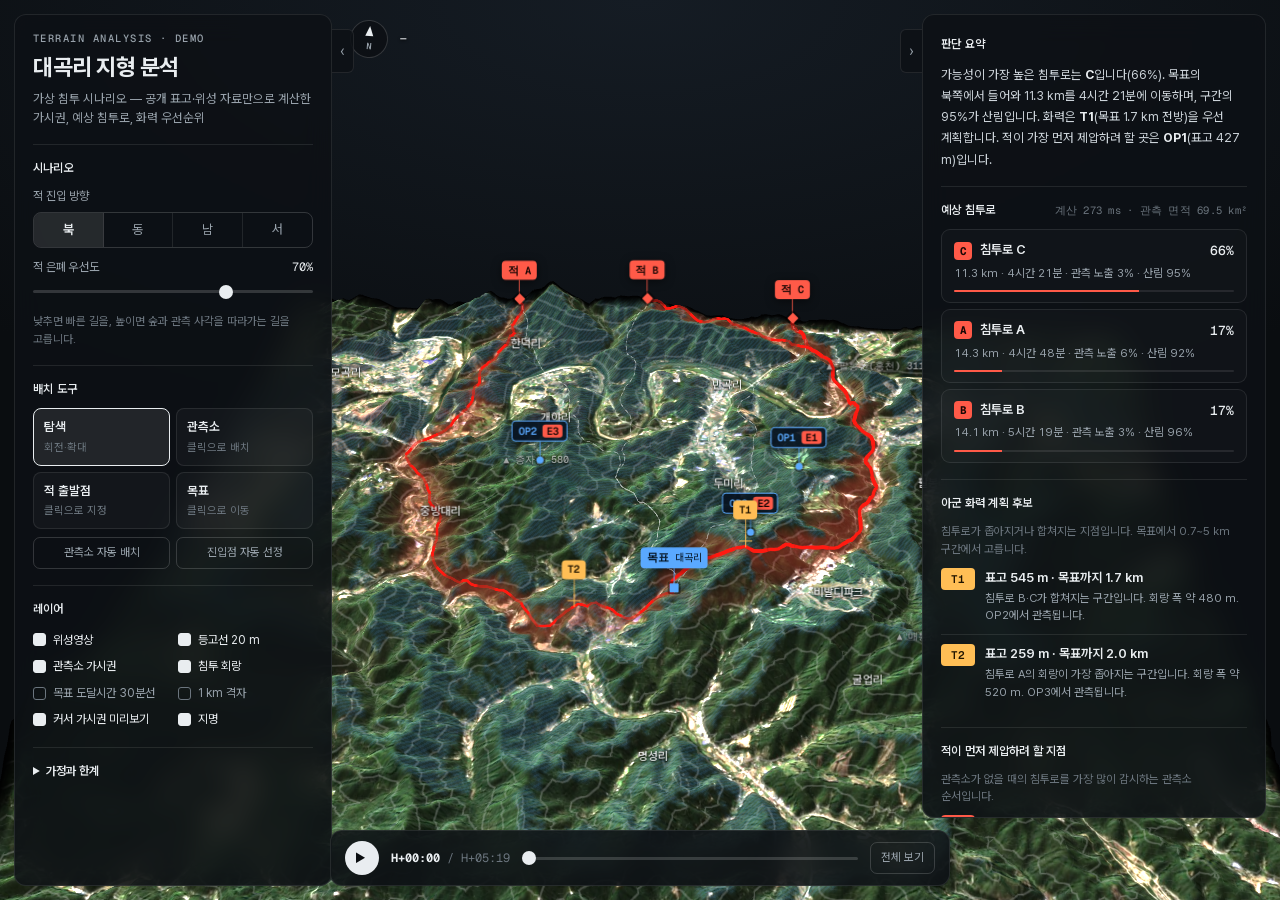
<file: index.html>
<!doctype html>
<html lang="ko">
<head>
<meta charset="utf-8">
<meta name="viewport" content="width=device-width, initial-scale=1, viewport-fit=cover">
<title>대곡리 지형 분석 · 가상 침투 시나리오</title>
<meta name="description" content="공개 표고·위성 자료로 계산한 가시권, 예상 침투로, 화력 우선순위를 3D 지형 위에 보여주는 데모">
<meta name="robots" content="noindex">
<link rel="icon" href="data:image/svg+xml,%3Csvg xmlns='http://www.w3.org/2000/svg' viewBox='0 0 32 32'%3E%3Crect width='32' height='32' rx='6' fill='%230b0e11'/%3E%3Cpath d='M4 23l7-10 5 6 4-5 8 9z' fill='none' stroke='%23e8ecef' stroke-width='2' stroke-linejoin='round'/%3E%3C/svg%3E">
<link rel="stylesheet" href="./assets/css/pretendard.css">
<link rel="stylesheet" href="./assets/css/app.css">
<script type="importmap">{ "imports": { "three": "./assets/vendor/three.min.js" } }</script>
</head>
<body>

<canvas id="gl" aria-label="3D 지형 지도"></canvas>
<div id="marks" aria-hidden="true"></div>

<section class="panel left" id="panelL">
  <button class="fold" data-fold="panelL" aria-label="설정 패널 접기">‹</button>
  <div class="scroll">
    <header class="brand">
      <p class="eyebrow">TERRAIN ANALYSIS · DEMO</p>
      <h1>대곡리 지형 분석</h1>
      <p class="sub">가상 침투 시나리오 — 공개 표고·위성 자료만으로 계산한 가시권, 예상 침투로, 화력 우선순위</p>
    </header>

    <div class="group">
      <h2>시나리오</h2>
      <label class="row">적 진입 방향</label>
      <div class="seg" id="edge">
        <button data-v="N" class="on">북</button><button data-v="E">동</button><button data-v="S">남</button><button data-v="W">서</button>
      </div>
      <label class="row" for="stealth">적 은폐 우선도 <output id="stealthOut">70%</output></label>
      <input type="range" id="stealth" min="0" max="100" value="70">
      <p class="hint">낮추면 빠른 길을, 높이면 숲과 관측 사각을 따라가는 길을 고릅니다.</p>
    </div>

    <div class="group">
      <h2>배치 도구</h2>
      <div class="tools" id="tools">
        <button data-v="look" class="on"><b>탐색</b><span>회전·확대</span></button>
        <button data-v="post"><b>관측소</b><span>클릭으로 배치</span></button>
        <button data-v="enemy"><b>적 출발점</b><span>클릭으로 지정</span></button>
        <button data-v="objective"><b>목표</b><span>클릭으로 이동</span></button>
      </div>
      <div class="inline">
        <button class="ghost" id="resetPosts">관측소 자동 배치</button>
        <button class="ghost" id="resetStarts">진입점 자동 선정</button>
      </div>
    </div>

    <div class="group">
      <h2>레이어</h2>
      <div class="checks" id="layers">
        <label><input type="checkbox" data-v="sat" checked><span>위성영상</span></label>
        <label><input type="checkbox" data-v="contour" checked><span>등고선 20 m</span></label>
        <label><input type="checkbox" data-v="vis" checked><span>관측소 가시권</span></label>
        <label><input type="checkbox" data-v="corr" checked><span>침투 회랑</span></label>
        <label><input type="checkbox" data-v="iso"><span>목표 도달시간 30분선</span></label>
        <label><input type="checkbox" data-v="grid"><span>1 km 격자</span></label>
        <label><input type="checkbox" data-v="hover" checked><span>커서 가시권 미리보기</span></label>
        <label><input type="checkbox" data-v="places" checked><span>지명</span></label>
      </div>
    </div>

    <details class="group notes">
      <summary>가정과 한계</summary>
      <ul>
        <li>가상 시나리오입니다. 실제 부대·시설·작전 정보는 들어 있지 않습니다.</li>
        <li>표고는 30 m 격자(Copernicus DEM)이며 분석은 62.5 m 격자로 계산합니다. 폭 60~90 m보다 좁은 지형은 반영되지 않습니다.</li>
        <li>이동 시간은 Tobler 보행 함수와 토지피복 계수로 추정한 도보 기준입니다. 도로, 교량, 장애물은 반영하지 않았습니다.</li>
        <li>가시권은 관측 높이 2 m, 반경 6 km 기준이며 수목에 의한 차폐와 지구 곡률은 반영하지 않았습니다.</li>
        <li>침투로 가능성은 비용 차이로 환산한 상대값이며 검증된 확률이 아닙니다.</li>
      </ul>
      <p class="src" id="src"></p>
    </details>
  </div>
</section>

<section class="panel right" id="panelR">
  <button class="fold" data-fold="panelR" aria-label="결과 패널 접기">›</button>
  <div class="scroll">
    <div class="group" id="logWrap" hidden>
      <h2>진행 기록</h2>
      <ol class="log" id="log"></ol>
    </div>
    <div class="group">
      <h2>판단 요약</h2>
      <p class="brief" id="brief"></p>
    </div>
    <div class="group">
      <h2>예상 침투로 <small id="stat"></small></h2>
      <ol class="routes" id="routes"></ol>
    </div>
    <div class="group">
      <h2>아군 화력 계획 후보</h2>
      <p class="hint">침투로가 좁아지거나 합쳐지는 지점입니다. 목표에서 0.7~5 km 구간에서 고릅니다.</p>
      <ol class="prio trp" id="trps"></ol>
    </div>
    <div class="group">
      <h2>적이 먼저 제압하려 할 지점</h2>
      <p class="hint">관측소가 없을 때의 침투로를 가장 많이 감시하는 관측소 순서입니다.</p>
      <ol class="prio tgt" id="tgts"></ol>
    </div>
  </div>
</section>

<div class="playbar" id="playbar">
  <button id="play" aria-label="시나리오 재생">▶</button>
  <div class="time"><b id="clock">H+00:00</b><span id="clockEnd"></span></div>
  <input type="range" id="scrub" min="0" max="1000" value="0" aria-label="시나리오 시간">
  <button id="stop" class="ghost" aria-label="재생 종료">전체 보기</button>
</div>

<div class="hud" id="hud"><span id="hudMgrs">—</span><span id="hudLL"></span><span id="hudEl"></span></div>
<div class="compass" id="compass" title="북쪽"><i></i><b>N</b></div>
<div class="toast" id="toast" hidden></div>

<div id="boot"><div><p class="eyebrow">TERRAIN ANALYSIS</p><p id="bootMsg">지형 자료를 불러오는 중입니다</p><div class="bar"><i id="bootBar"></i></div></div></div>
<noscript><p style="padding:24px;color:#fff">이 페이지는 JavaScript와 WebGL이 필요합니다.</p></noscript>

<script type="module" src="./assets/js/app.js"></script>
</body>
</html>
</file>
<file: assets/css/pretendard.css>
/*
Copyright (c) 2021 Kil Hyung-jin, with Reserved Font Name Pretendard.
https://github.com/orioncactus/pretendard

This Font Software is licensed under the SIL Open Font License, Version 1.1.
This license is copied below, and is also available with a FAQ at:
http://scripts.sil.org/OFL
*/
/* [0] */
@font-face {
	font-family: 'Pretendard Variable';
	font-style: normal;
	font-display: swap;
	font-weight: 45 920;
	src: url(../fonts/pretendard/PretendardVariable.subset.0.woff2) format('woff2-variations');
	unicode-range: U+f9ca-fa0b, U+ff03-ff05, U+ff07, U+ff0a-ff0b, U+ff0d-ff19, U+ff1b, U+ff1d, U+ff20-ff5b, U+ff5d, U+ffe0-ffe3, U+ffe5-ffe6;
}

/* [1] */
@font-face {
	font-family: 'Pretendard Variable';
	font-style: normal;
	font-display: swap;
	font-weight: 45 920;
	src: url(../fonts/pretendard/PretendardVariable.subset.1.woff2) format('woff2-variations');
	unicode-range: U+d723-d728, U+d72a-d733, U+d735-d748, U+d74a-d74f, U+d752-d753, U+d755-d757, U+d75a-d75f, U+d762-d764, U+d766-d768, U+d76a-d76b, U+d76d-d76f, U+d771-d787, U+d789-d78b, U+d78d-d78f, U+d791-d797, U+d79a, U+d79c, U+d79e-d7a3, U+f900-f909, U+f90b-f92e;
}

/* [2] */
@font-face {
	font-family: 'Pretendard Variable';
	font-style: normal;
	font-display: swap;
	font-weight: 45 920;
	src: url(../fonts/pretendard/PretendardVariable.subset.2.woff2) format('woff2-variations');
	unicode-range: U+d679-d68b, U+d68e-d69e, U+d6a0, U+d6a2-d6a7, U+d6a9-d6c3, U+d6c6-d6c7, U+d6c9-d6cb, U+d6cd-d6d3, U+d6d5-d6d6, U+d6d8-d6e3, U+d6e5-d6e7, U+d6e9-d6fb, U+d6fd-d717, U+d719-d71f, U+d721-d722;
}

/* [3] */
@font-face {
	font-family: 'Pretendard Variable';
	font-style: normal;
	font-display: swap;
	font-weight: 45 920;
	src: url(../fonts/pretendard/PretendardVariable.subset.3.woff2) format('woff2-variations');
	unicode-range: U+d5bc-d5c7, U+d5ca-d5cb, U+d5cd-d5cf, U+d5d1-d5d7, U+d5d9-d5da, U+d5dc, U+d5de-d5e3, U+d5e6-d5e7, U+d5e9-d5eb, U+d5ed-d5f6, U+d5f8, U+d5fa-d5ff, U+d602-d603, U+d605-d607, U+d609-d60f, U+d612-d613, U+d616-d61b, U+d61d-d637, U+d63a-d63b, U+d63d-d63f, U+d641-d647, U+d64a-d64c, U+d64e-d653, U+d656-d657, U+d659-d65b, U+d65d-d666, U+d668, U+d66a-d678;
}

/* [4] */
@font-face {
	font-family: 'Pretendard Variable';
	font-style: normal;
	font-display: swap;
	font-weight: 45 920;
	src: url(../fonts/pretendard/PretendardVariable.subset.4.woff2) format('woff2-variations');
	unicode-range: U+d507, U+d509-d50b, U+d50d-d513, U+d515-d53b, U+d53e-d53f, U+d541-d543, U+d545-d54c, U+d54e, U+d550, U+d552-d557, U+d55a-d55b, U+d55d-d55f, U+d561-d564, U+d566-d567, U+d56a, U+d56c, U+d56e-d573, U+d576-d577, U+d579-d583, U+d585-d586, U+d58a-d5a4, U+d5a6-d5bb;
}

/* [5] */
@font-face {
	font-family: 'Pretendard Variable';
	font-style: normal;
	font-display: swap;
	font-weight: 45 920;
	src: url(../fonts/pretendard/PretendardVariable.subset.5.woff2) format('woff2-variations');
	unicode-range: U+d464-d477, U+d47a-d47b, U+d47d-d47f, U+d481-d487, U+d489-d48a, U+d48c, U+d48e-d4e7, U+d4e9-d503, U+d505-d506;
}

/* [6] */
@font-face {
	font-family: 'Pretendard Variable';
	font-style: normal;
	font-display: swap;
	font-weight: 45 920;
	src: url(../fonts/pretendard/PretendardVariable.subset.6.woff2) format('woff2-variations');
	unicode-range: U+d3bf-d3c7, U+d3ca-d3cf, U+d3d1-d3eb, U+d3ee-d3ef, U+d3f1-d3f3, U+d3f5-d3fb, U+d3fd-d400, U+d402-d45b, U+d45d-d463;
}

/* [7] */
@font-face {
	font-family: 'Pretendard Variable';
	font-style: normal;
	font-display: swap;
	font-weight: 45 920;
	src: url(../fonts/pretendard/PretendardVariable.subset.7.woff2) format('woff2-variations');
	unicode-range: U+d2ff, U+d302-d304, U+d306-d30b, U+d30f, U+d311-d313, U+d315-d31b, U+d31e, U+d322-d324, U+d326-d327, U+d32a-d32b, U+d32d-d32f, U+d331-d337, U+d339-d33c, U+d33e-d37b, U+d37e-d37f, U+d381-d383, U+d385-d38b, U+d38e-d390, U+d392-d397, U+d39a-d39b, U+d39d-d39f, U+d3a1-d3a7, U+d3a9-d3aa, U+d3ac, U+d3ae-d3b3, U+d3b5-d3b7, U+d3b9-d3bb, U+d3bd-d3be;
}

/* [8] */
@font-face {
	font-family: 'Pretendard Variable';
	font-style: normal;
	font-display: swap;
	font-weight: 45 920;
	src: url(../fonts/pretendard/PretendardVariable.subset.8.woff2) format('woff2-variations');
	unicode-range: U+d257-d27f, U+d281-d29b, U+d29d-d29f, U+d2a1-d2ab, U+d2ad-d2b7, U+d2ba-d2bb, U+d2bd-d2bf, U+d2c1-d2c7, U+d2c9-d2ef, U+d2f2-d2f3, U+d2f5-d2f7, U+d2f9-d2fe;
}

/* [9] */
@font-face {
	font-family: 'Pretendard Variable';
	font-style: normal;
	font-display: swap;
	font-weight: 45 920;
	src: url(../fonts/pretendard/PretendardVariable.subset.9.woff2) format('woff2-variations');
	unicode-range: U+d1b4, U+d1b6-d1f3, U+d1f5-d22b, U+d22e-d22f, U+d231-d233, U+d235-d23b, U+d23d-d240, U+d242-d256;
}

/* [10] */
@font-face {
	font-family: 'Pretendard Variable';
	font-style: normal;
	font-display: swap;
	font-weight: 45 920;
	src: url(../fonts/pretendard/PretendardVariable.subset.10.woff2) format('woff2-variations');
	unicode-range: U+d105-d12f, U+d132-d133, U+d135-d137, U+d139-d13f, U+d141-d142, U+d144, U+d146-d14b, U+d14e-d14f, U+d151-d153, U+d155-d15b, U+d15e-d187, U+d189-d19f, U+d1a2-d1a3, U+d1a5-d1a7, U+d1a9-d1af, U+d1b2-d1b3;
}

/* [11] */
@font-face {
	font-family: 'Pretendard Variable';
	font-style: normal;
	font-display: swap;
	font-weight: 45 920;
	src: url(../fonts/pretendard/PretendardVariable.subset.11.woff2) format('woff2-variations');
	unicode-range: U+d04b-d04f, U+d051-d057, U+d059-d06b, U+d06d-d06f, U+d071-d073, U+d075-d07b, U+d07e-d0a3, U+d0a6-d0a7, U+d0a9-d0ab, U+d0ad-d0b3, U+d0b6, U+d0b8, U+d0ba-d0bf, U+d0c2-d0c3, U+d0c5-d0c7, U+d0c9-d0cf, U+d0d2, U+d0d6-d0db, U+d0de-d0df, U+d0e1-d0e3, U+d0e5-d0eb, U+d0ee-d0f0, U+d0f2-d104;
}

/* [12] */
@font-face {
	font-family: 'Pretendard Variable';
	font-style: normal;
	font-display: swap;
	font-weight: 45 920;
	src: url(../fonts/pretendard/PretendardVariable.subset.12.woff2) format('woff2-variations');
	unicode-range: U+cfa2-cfc3, U+cfc5-cfdf, U+cfe2-cfe3, U+cfe5-cfe7, U+cfe9-cff4, U+cff6-cffb, U+cffd-cfff, U+d001-d003, U+d005-d017, U+d019-d033, U+d036-d037, U+d039-d03b, U+d03d-d04a;
}

/* [13] */
@font-face {
	font-family: 'Pretendard Variable';
	font-style: normal;
	font-display: swap;
	font-weight: 45 920;
	src: url(../fonts/pretendard/PretendardVariable.subset.13.woff2) format('woff2-variations');
	unicode-range: U+cef0-cef3, U+cef6, U+cef9-ceff, U+cf01-cf03, U+cf05-cf07, U+cf09-cf0f, U+cf11-cf12, U+cf14-cf1b, U+cf1d-cf1f, U+cf21-cf2f, U+cf31-cf53, U+cf56-cf57, U+cf59-cf5b, U+cf5d-cf63, U+cf66, U+cf68, U+cf6a-cf6f, U+cf71-cf84, U+cf86-cf8b, U+cf8d-cfa1;
}

/* [14] */
@font-face {
	font-family: 'Pretendard Variable';
	font-style: normal;
	font-display: swap;
	font-weight: 45 920;
	src: url(../fonts/pretendard/PretendardVariable.subset.14.woff2) format('woff2-variations');
	unicode-range: U+ce3c-ce57, U+ce5a-ce5b, U+ce5d-ce5f, U+ce61-ce67, U+ce6a, U+ce6c, U+ce6e-ce73, U+ce76-ce77, U+ce79-ce7b, U+ce7d-ce83, U+ce85-ce88, U+ce8a-ce8f, U+ce91-ce93, U+ce95-ce97, U+ce99-ce9f, U+cea2, U+cea4-ceab, U+cead-cee3, U+cee6-cee7, U+cee9-ceeb, U+ceed-ceef;
}

/* [15] */
@font-face {
	font-family: 'Pretendard Variable';
	font-style: normal;
	font-display: swap;
	font-weight: 45 920;
	src: url(../fonts/pretendard/PretendardVariable.subset.15.woff2) format('woff2-variations');
	unicode-range: U+cd92-cd93, U+cd96-cd97, U+cd99-cd9b, U+cd9d-cda3, U+cda6-cda8, U+cdaa-cdaf, U+cdb1-cdc3, U+cdc5-cdcb, U+cdcd-cde7, U+cde9-ce03, U+ce05-ce1f, U+ce22-ce34, U+ce36-ce3b;
}

/* [16] */
@font-face {
	font-family: 'Pretendard Variable';
	font-style: normal;
	font-display: swap;
	font-weight: 45 920;
	src: url(../fonts/pretendard/PretendardVariable.subset.16.woff2) format('woff2-variations');
	unicode-range: U+ccef-cd07, U+cd0a-cd0b, U+cd0d-cd1a, U+cd1c, U+cd1e-cd2b, U+cd2d-cd5b, U+cd5d-cd77, U+cd79-cd91;
}

/* [17] */
@font-face {
	font-family: 'Pretendard Variable';
	font-style: normal;
	font-display: swap;
	font-weight: 45 920;
	src: url(../fonts/pretendard/PretendardVariable.subset.17.woff2) format('woff2-variations');
	unicode-range: U+cc3f-cc43, U+cc46-cc47, U+cc49-cc4b, U+cc4d-cc53, U+cc55-cc58, U+cc5a-cc5f, U+cc61-cc97, U+cc9a-cc9b, U+cc9d-cc9f, U+cca1-cca7, U+ccaa, U+ccac, U+ccae-ccb3, U+ccb6-ccb7, U+ccb9-ccbb, U+ccbd-cccf, U+ccd1-cce3, U+cce5-ccee;
}

/* [18] */
@font-face {
	font-family: 'Pretendard Variable';
	font-style: normal;
	font-display: swap;
	font-weight: 45 920;
	src: url(../fonts/pretendard/PretendardVariable.subset.18.woff2) format('woff2-variations');
	unicode-range: U+cb91-cbd3, U+cbd5-cbe3, U+cbe5-cc0b, U+cc0e-cc0f, U+cc11-cc13, U+cc15-cc1b, U+cc1d-cc20, U+cc23-cc27, U+cc2a-cc2b, U+cc2d, U+cc2f, U+cc31-cc37, U+cc3a, U+cc3c;
}

/* [19] */
@font-face {
	font-family: 'Pretendard Variable';
	font-style: normal;
	font-display: swap;
	font-weight: 45 920;
	src: url(../fonts/pretendard/PretendardVariable.subset.19.woff2) format('woff2-variations');
	unicode-range: U+caf4-cb47, U+cb4a-cb90;
}

/* [20] */
@font-face {
	font-family: 'Pretendard Variable';
	font-style: normal;
	font-display: swap;
	font-weight: 45 920;
	src: url(../fonts/pretendard/PretendardVariable.subset.20.woff2) format('woff2-variations');
	unicode-range: U+ca4a-ca4b, U+ca4e-ca4f, U+ca51-ca53, U+ca55-ca5b, U+ca5d-ca60, U+ca62-ca83, U+ca85-cabb, U+cabe-cabf, U+cac1-cac3, U+cac5-cacb, U+cacd-cad0, U+cad2, U+cad4-cad8, U+cada-caf3;
}

/* [21] */
@font-face {
	font-family: 'Pretendard Variable';
	font-style: normal;
	font-display: swap;
	font-weight: 45 920;
	src: url(../fonts/pretendard/PretendardVariable.subset.21.woff2) format('woff2-variations');
	unicode-range: U+c996-c997, U+c99a-c99c, U+c99e-c9bf, U+c9c2-c9c3, U+c9c5-c9c7, U+c9c9-c9cf, U+c9d2, U+c9d4, U+c9d7-c9d8, U+c9db, U+c9de-c9df, U+c9e1-c9e3, U+c9e5-c9e6, U+c9e8-c9eb, U+c9ee-c9f0, U+c9f2-c9f7, U+c9f9-ca0b, U+ca0d-ca28, U+ca2a-ca49;
}

/* [22] */
@font-face {
	font-family: 'Pretendard Variable';
	font-style: normal;
	font-display: swap;
	font-weight: 45 920;
	src: url(../fonts/pretendard/PretendardVariable.subset.22.woff2) format('woff2-variations');
	unicode-range: U+c8e9-c8f4, U+c8f6-c8fb, U+c8fe-c8ff, U+c901-c903, U+c905-c90b, U+c90e-c910, U+c912-c917, U+c919-c92b, U+c92d-c94f, U+c951-c953, U+c955-c96b, U+c96d-c973, U+c975-c987, U+c98a-c98b, U+c98d-c98f, U+c991-c995;
}

/* [23] */
@font-face {
	font-family: 'Pretendard Variable';
	font-style: normal;
	font-display: swap;
	font-weight: 45 920;
	src: url(../fonts/pretendard/PretendardVariable.subset.23.woff2) format('woff2-variations');
	unicode-range: U+c841-c84b, U+c84d-c86f, U+c872-c873, U+c875-c877, U+c879-c87f, U+c882-c884, U+c887-c88a, U+c88d-c8c3, U+c8c5-c8df, U+c8e1-c8e8;
}

/* [24] */
@font-face {
	font-family: 'Pretendard Variable';
	font-style: normal;
	font-display: swap;
	font-weight: 45 920;
	src: url(../fonts/pretendard/PretendardVariable.subset.24.woff2) format('woff2-variations');
	unicode-range: U+c779-c77b, U+c77e-c782, U+c786, U+c78b, U+c78d, U+c78f, U+c792-c793, U+c795, U+c797, U+c799-c79f, U+c7a2, U+c7a7-c7ab, U+c7ae-c7bb, U+c7bd-c7c0, U+c7c2-c7c7, U+c7c9-c7dc, U+c7de-c7ff, U+c802-c803, U+c805-c807, U+c809, U+c80b-c80f, U+c812, U+c814, U+c817-c81b, U+c81e-c81f, U+c821-c823, U+c825-c82e, U+c830-c837, U+c839-c83b, U+c83d-c840;
}

/* [25] */
@font-face {
	font-family: 'Pretendard Variable';
	font-style: normal;
	font-display: swap;
	font-weight: 45 920;
	src: url(../fonts/pretendard/PretendardVariable.subset.25.woff2) format('woff2-variations');
	unicode-range: U+c6bb-c6bf, U+c6c2, U+c6c4, U+c6c6-c6cb, U+c6ce-c6cf, U+c6d1-c6d3, U+c6d5-c6db, U+c6dd-c6df, U+c6e1-c6e7, U+c6e9-c6eb, U+c6ed-c6ef, U+c6f1-c6f8, U+c6fa-c703, U+c705-c707, U+c709-c70b, U+c70d-c716, U+c718, U+c71a-c71f, U+c722-c723, U+c725-c727, U+c729-c734, U+c736-c73b, U+c73e-c73f, U+c741-c743, U+c745-c74b, U+c74e-c750, U+c752-c757, U+c759-c773, U+c776-c777;
}

/* [26] */
@font-face {
	font-family: 'Pretendard Variable';
	font-style: normal;
	font-display: swap;
	font-weight: 45 920;
	src: url(../fonts/pretendard/PretendardVariable.subset.26.woff2) format('woff2-variations');
	unicode-range: U+c5f5-c5fb, U+c5fe, U+c602-c605, U+c607, U+c609-c60f, U+c611-c61a, U+c61c-c623, U+c626-c627, U+c629-c62b, U+c62d, U+c62f-c632, U+c636, U+c638, U+c63a-c63f, U+c642-c643, U+c645-c647, U+c649-c652, U+c656-c65b, U+c65d-c65f, U+c661-c663, U+c665-c677, U+c679-c67b, U+c67d-c693, U+c696-c697, U+c699-c69b, U+c69d-c6a3, U+c6a6, U+c6a8, U+c6aa-c6af, U+c6b2-c6b3, U+c6b5-c6b7, U+c6b9-c6ba;
}

/* [27] */
@font-face {
	font-family: 'Pretendard Variable';
	font-style: normal;
	font-display: swap;
	font-weight: 45 920;
	src: url(../fonts/pretendard/PretendardVariable.subset.27.woff2) format('woff2-variations');
	unicode-range: U+c517-c527, U+c52a-c52b, U+c52d-c52f, U+c531-c538, U+c53a, U+c53c, U+c53e-c543, U+c546-c547, U+c54b, U+c54d-c552, U+c556, U+c55a-c55b, U+c55d, U+c55f, U+c562-c563, U+c565-c567, U+c569-c56f, U+c572, U+c574, U+c576-c57b, U+c57e-c57f, U+c581-c583, U+c585-c586, U+c588-c58b, U+c58e, U+c590, U+c592-c596, U+c599-c5b3, U+c5b6-c5b7, U+c5ba, U+c5be-c5c3, U+c5ca-c5cb, U+c5cd, U+c5cf, U+c5d2-c5d3, U+c5d5-c5d7, U+c5d9-c5df, U+c5e1-c5e2, U+c5e4, U+c5e6-c5eb, U+c5ef, U+c5f1-c5f3;
}

/* [28] */
@font-face {
	font-family: 'Pretendard Variable';
	font-style: normal;
	font-display: swap;
	font-weight: 45 920;
	src: url(../fonts/pretendard/PretendardVariable.subset.28.woff2) format('woff2-variations');
	unicode-range: U+c475-c4ef, U+c4f2-c4f3, U+c4f5-c4f7, U+c4f9-c4ff, U+c502-c50b, U+c50d-c516;
}

/* [29] */
@font-face {
	font-family: 'Pretendard Variable';
	font-style: normal;
	font-display: swap;
	font-weight: 45 920;
	src: url(../fonts/pretendard/PretendardVariable.subset.29.woff2) format('woff2-variations');
	unicode-range: U+c3d0-c3d7, U+c3da-c3db, U+c3dd-c3de, U+c3e1-c3ec, U+c3ee-c3f3, U+c3f5-c42b, U+c42d-c463, U+c466-c474;
}

/* [30] */
@font-face {
	font-family: 'Pretendard Variable';
	font-style: normal;
	font-display: swap;
	font-weight: 45 920;
	src: url(../fonts/pretendard/PretendardVariable.subset.30.woff2) format('woff2-variations');
	unicode-range: U+c32b-c367, U+c36a-c36b, U+c36d-c36f, U+c371-c377, U+c37a-c37b, U+c37e-c383, U+c385-c387, U+c389-c3cf;
}

/* [31] */
@font-face {
	font-family: 'Pretendard Variable';
	font-style: normal;
	font-display: swap;
	font-weight: 45 920;
	src: url(../fonts/pretendard/PretendardVariable.subset.31.woff2) format('woff2-variations');
	unicode-range: U+c26a-c26b, U+c26d-c26f, U+c271-c273, U+c275-c27b, U+c27e-c287, U+c289-c28f, U+c291-c297, U+c299-c29a, U+c29c-c2a3, U+c2a5-c2a7, U+c2a9-c2ab, U+c2ad-c2b3, U+c2b6, U+c2b8, U+c2ba-c2bb, U+c2bd-c2db, U+c2de-c2df, U+c2e1-c2e2, U+c2e5-c2ea, U+c2ee, U+c2f0, U+c2f2-c2f5, U+c2f7, U+c2fa-c2fb, U+c2fd-c2ff, U+c301-c307, U+c309-c30c, U+c30e-c312, U+c315-c323, U+c325-c328, U+c32a;
}

/* [32] */
@font-face {
	font-family: 'Pretendard Variable';
	font-style: normal;
	font-display: swap;
	font-weight: 45 920;
	src: url(../fonts/pretendard/PretendardVariable.subset.32.woff2) format('woff2-variations');
	unicode-range: U+c1bc-c1c3, U+c1c5-c1df, U+c1e1-c1fb, U+c1fd-c203, U+c205-c20c, U+c20e, U+c210-c217, U+c21a-c21b, U+c21d-c21e, U+c221-c227, U+c229-c22a, U+c22c, U+c22e, U+c230, U+c233-c24f, U+c251-c257, U+c259-c269;
}

/* [33] */
@font-face {
	font-family: 'Pretendard Variable';
	font-style: normal;
	font-display: swap;
	font-weight: 45 920;
	src: url(../fonts/pretendard/PretendardVariable.subset.33.woff2) format('woff2-variations');
	unicode-range: U+c101-c11b, U+c11f, U+c121-c123, U+c125-c12b, U+c12e, U+c132-c137, U+c13a-c13b, U+c13d-c13f, U+c141-c147, U+c14a, U+c14c-c153, U+c155-c157, U+c159-c15b, U+c15d-c166, U+c169-c16f, U+c171-c177, U+c179-c18b, U+c18e-c18f, U+c191-c193, U+c195-c19b, U+c19d-c19e, U+c1a0, U+c1a2-c1a4, U+c1a6-c1bb;
}

/* [34] */
@font-face {
	font-family: 'Pretendard Variable';
	font-style: normal;
	font-display: swap;
	font-weight: 45 920;
	src: url(../fonts/pretendard/PretendardVariable.subset.34.woff2) format('woff2-variations');
	unicode-range: U+c049-c057, U+c059-c05b, U+c05d-c05f, U+c061-c067, U+c069-c08f, U+c091-c0ab, U+c0ae-c0af, U+c0b1-c0b3, U+c0b5, U+c0b7-c0bb, U+c0be, U+c0c2-c0c7, U+c0ca-c0cb, U+c0cd-c0cf, U+c0d1-c0d7, U+c0d9-c0da, U+c0dc, U+c0de-c0e3, U+c0e5-c0eb, U+c0ed-c0f3, U+c0f6, U+c0f8, U+c0fa-c0ff;
}

/* [35] */
@font-face {
	font-family: 'Pretendard Variable';
	font-style: normal;
	font-display: swap;
	font-weight: 45 920;
	src: url(../fonts/pretendard/PretendardVariable.subset.35.woff2) format('woff2-variations');
	unicode-range: U+bfa7-bfaf, U+bfb1-bfc4, U+bfc6-bfcb, U+bfce-bfcf, U+bfd1-bfd3, U+bfd5-bfdb, U+bfdd-c048;
}

/* [36] */
@font-face {
	font-family: 'Pretendard Variable';
	font-style: normal;
	font-display: swap;
	font-weight: 45 920;
	src: url(../fonts/pretendard/PretendardVariable.subset.36.woff2) format('woff2-variations');
	unicode-range: U+bf07, U+bf09-bf3f, U+bf41-bf4f, U+bf52-bf54, U+bf56-bfa6;
}

/* [37] */
@font-face {
	font-family: 'Pretendard Variable';
	font-style: normal;
	font-display: swap;
	font-weight: 45 920;
	src: url(../fonts/pretendard/PretendardVariable.subset.37.woff2) format('woff2-variations');
	unicode-range: U+be56, U+be58, U+be5c-be5f, U+be62-be63, U+be65-be67, U+be69-be74, U+be76-be7b, U+be7e-be7f, U+be81-be8e, U+be90, U+be92-bea7, U+bea9-becf, U+bed2-bed3, U+bed5-bed6, U+bed9-bee3, U+bee6-bf06;
}

/* [38] */
@font-face {
	font-family: 'Pretendard Variable';
	font-style: normal;
	font-display: swap;
	font-weight: 45 920;
	src: url(../fonts/pretendard/PretendardVariable.subset.38.woff2) format('woff2-variations');
	unicode-range: U+bdb0-bdd3, U+bdd5-bdef, U+bdf1-be0b, U+be0d-be0f, U+be11-be13, U+be15-be43, U+be46-be47, U+be49-be4b, U+be4d-be53;
}

/* [39] */
@font-face {
	font-family: 'Pretendard Variable';
	font-style: normal;
	font-display: swap;
	font-weight: 45 920;
	src: url(../fonts/pretendard/PretendardVariable.subset.39.woff2) format('woff2-variations');
	unicode-range: U+bd03, U+bd06, U+bd08, U+bd0a-bd0f, U+bd11-bd22, U+bd25-bd47, U+bd49-bd58, U+bd5a-bd7f, U+bd82-bd83, U+bd85-bd87, U+bd8a-bd8f, U+bd91-bd92, U+bd94, U+bd96-bd98, U+bd9a-bdaf;
}

/* [40] */
@font-face {
	font-family: 'Pretendard Variable';
	font-style: normal;
	font-display: swap;
	font-weight: 45 920;
	src: url(../fonts/pretendard/PretendardVariable.subset.40.woff2) format('woff2-variations');
	unicode-range: U+bc4e-bc83, U+bc86-bc87, U+bc89-bc8b, U+bc8d-bc93, U+bc96, U+bc98, U+bc9b-bc9f, U+bca2-bca3, U+bca5-bca7, U+bca9-bcb2, U+bcb4-bcbb, U+bcbe-bcbf, U+bcc1-bcc3, U+bcc5-bccc, U+bcce-bcd0, U+bcd2-bcd4, U+bcd6-bcf3, U+bcf7, U+bcf9-bcfb, U+bcfd-bd02;
}

/* [41] */
@font-face {
	font-family: 'Pretendard Variable';
	font-style: normal;
	font-display: swap;
	font-weight: 45 920;
	src: url(../fonts/pretendard/PretendardVariable.subset.41.woff2) format('woff2-variations');
	unicode-range: U+bb90-bba3, U+bba5-bbab, U+bbad-bbbf, U+bbc1-bbf7, U+bbfa-bbfb, U+bbfd-bbfe, U+bc01-bc07, U+bc09-bc0a, U+bc0e, U+bc10, U+bc12-bc13, U+bc17, U+bc19-bc1a, U+bc1e, U+bc20-bc23, U+bc26, U+bc28, U+bc2a-bc2c, U+bc2e-bc2f, U+bc32-bc33, U+bc35-bc37, U+bc39-bc3f, U+bc41-bc42, U+bc44, U+bc46-bc48, U+bc4a-bc4d;
}

/* [42] */
@font-face {
	font-family: 'Pretendard Variable';
	font-style: normal;
	font-display: swap;
	font-weight: 45 920;
	src: url(../fonts/pretendard/PretendardVariable.subset.42.woff2) format('woff2-variations');
	unicode-range: U+bae6-bafb, U+bafd-bb17, U+bb19-bb33, U+bb37, U+bb39-bb3a, U+bb3d-bb43, U+bb45-bb46, U+bb48, U+bb4a-bb4f, U+bb51-bb53, U+bb55-bb57, U+bb59-bb62, U+bb64-bb8f;
}

/* [43] */
@font-face {
	font-family: 'Pretendard Variable';
	font-style: normal;
	font-display: swap;
	font-weight: 45 920;
	src: url(../fonts/pretendard/PretendardVariable.subset.43.woff2) format('woff2-variations');
	unicode-range: U+ba30-ba37, U+ba3a-ba3b, U+ba3d-ba3f, U+ba41-ba47, U+ba49-ba4a, U+ba4c, U+ba4e-ba53, U+ba56-ba57, U+ba59-ba5b, U+ba5d-ba63, U+ba65-ba66, U+ba68-ba6f, U+ba71-ba73, U+ba75-ba77, U+ba79-ba84, U+ba86, U+ba88-baa7, U+baaa, U+baad-baaf, U+bab1-bab7, U+baba, U+babc, U+babe-bae5;
}

/* [44] */
@font-face {
	font-family: 'Pretendard Variable';
	font-style: normal;
	font-display: swap;
	font-weight: 45 920;
	src: url(../fonts/pretendard/PretendardVariable.subset.44.woff2) format('woff2-variations');
	unicode-range: U+b96e-b973, U+b976-b977, U+b979-b97b, U+b97d-b983, U+b986, U+b988, U+b98a-b98d, U+b98f-b9ab, U+b9ae-b9af, U+b9b1-b9b3, U+b9b5-b9bb, U+b9be, U+b9c0, U+b9c2-b9c7, U+b9ca-b9cb, U+b9cd, U+b9d2-b9d7, U+b9da, U+b9dc, U+b9df-b9e0, U+b9e2, U+b9e6-b9e7, U+b9e9-b9f3, U+b9f6, U+b9f8, U+b9fb-ba2f;
}

/* [45] */
@font-face {
	font-family: 'Pretendard Variable';
	font-style: normal;
	font-display: swap;
	font-weight: 45 920;
	src: url(../fonts/pretendard/PretendardVariable.subset.45.woff2) format('woff2-variations');
	unicode-range: U+b8bf-b8cb, U+b8cd-b8e0, U+b8e2-b8e7, U+b8ea-b8eb, U+b8ed-b8ef, U+b8f1-b8f7, U+b8fa, U+b8fc, U+b8fe-b903, U+b905-b917, U+b919-b91f, U+b921-b93b, U+b93d-b957, U+b95a-b95b, U+b95d-b95f, U+b961-b967, U+b969-b96c;
}

/* [46] */
@font-face {
	font-family: 'Pretendard Variable';
	font-style: normal;
	font-display: swap;
	font-weight: 45 920;
	src: url(../fonts/pretendard/PretendardVariable.subset.46.woff2) format('woff2-variations');
	unicode-range: U+b80d-b80f, U+b811-b817, U+b81a, U+b81c-b823, U+b826-b827, U+b829-b82b, U+b82d-b833, U+b836, U+b83a-b83f, U+b841-b85b, U+b85e-b85f, U+b861-b863, U+b865-b86b, U+b86e, U+b870, U+b872-b8af, U+b8b1-b8be;
}

/* [47] */
@font-face {
	font-family: 'Pretendard Variable';
	font-style: normal;
	font-display: swap;
	font-weight: 45 920;
	src: url(../fonts/pretendard/PretendardVariable.subset.47.woff2) format('woff2-variations');
	unicode-range: U+b74d-b75f, U+b761-b763, U+b765-b774, U+b776-b77b, U+b77e-b77f, U+b781-b783, U+b785-b78b, U+b78e, U+b792-b796, U+b79a-b79b, U+b79d-b7a7, U+b7aa, U+b7ae-b7b3, U+b7b6-b7c8, U+b7ca-b7eb, U+b7ee-b7ef, U+b7f1-b7f3, U+b7f5-b7fb, U+b7fe, U+b802-b806, U+b80a-b80b;
}

/* [48] */
@font-face {
	font-family: 'Pretendard Variable';
	font-style: normal;
	font-display: swap;
	font-weight: 45 920;
	src: url(../fonts/pretendard/PretendardVariable.subset.48.woff2) format('woff2-variations');
	unicode-range: U+b6a7-b6aa, U+b6ac-b6b0, U+b6b2-b6ef, U+b6f1-b727, U+b72a-b72b, U+b72d-b72e, U+b731-b737, U+b739-b73a, U+b73c-b743, U+b745-b74c;
}

/* [49] */
@font-face {
	font-family: 'Pretendard Variable';
	font-style: normal;
	font-display: swap;
	font-weight: 45 920;
	src: url(../fonts/pretendard/PretendardVariable.subset.49.woff2) format('woff2-variations');
	unicode-range: U+b605-b60f, U+b612-b617, U+b619-b624, U+b626-b69b, U+b69e-b6a3, U+b6a5-b6a6;
}

/* [50] */
@font-face {
	font-family: 'Pretendard Variable';
	font-style: normal;
	font-display: swap;
	font-weight: 45 920;
	src: url(../fonts/pretendard/PretendardVariable.subset.50.woff2) format('woff2-variations');
	unicode-range: U+b55f, U+b562-b583, U+b585-b59f, U+b5a2-b5a3, U+b5a5-b5a7, U+b5a9-b5b2, U+b5b5-b5ba, U+b5bd-b604;
}

/* [51] */
@font-face {
	font-family: 'Pretendard Variable';
	font-style: normal;
	font-display: swap;
	font-weight: 45 920;
	src: url(../fonts/pretendard/PretendardVariable.subset.51.woff2) format('woff2-variations');
	unicode-range: U+b4a5-b4b6, U+b4b8-b4bf, U+b4c1-b4c7, U+b4c9-b4db, U+b4de-b4df, U+b4e1-b4e2, U+b4e5-b4eb, U+b4ee, U+b4f0, U+b4f2-b513, U+b516-b517, U+b519-b51a, U+b51d-b523, U+b526, U+b528, U+b52b-b52f, U+b532-b533, U+b535-b537, U+b539-b53f, U+b541-b544, U+b546-b54b, U+b54d-b54f, U+b551-b55b, U+b55d-b55e;
}

/* [52] */
@font-face {
	font-family: 'Pretendard Variable';
	font-style: normal;
	font-display: swap;
	font-weight: 45 920;
	src: url(../fonts/pretendard/PretendardVariable.subset.52.woff2) format('woff2-variations');
	unicode-range: U+b3f8-b3fb, U+b3fd-b40f, U+b411-b417, U+b419-b41b, U+b41d-b41f, U+b421-b427, U+b42a-b42b, U+b42d-b44f, U+b452-b453, U+b455-b457, U+b459-b45f, U+b462-b464, U+b466-b46b, U+b46d-b47f, U+b481-b4a3;
}

/* [53] */
@font-face {
	font-family: 'Pretendard Variable';
	font-style: normal;
	font-display: swap;
	font-weight: 45 920;
	src: url(../fonts/pretendard/PretendardVariable.subset.53.woff2) format('woff2-variations');
	unicode-range: U+b342-b353, U+b356-b357, U+b359-b35b, U+b35d-b35e, U+b360-b363, U+b366, U+b368, U+b36a-b36d, U+b36f, U+b372-b373, U+b375-b377, U+b379-b37f, U+b381-b382, U+b384, U+b386-b38b, U+b38d-b3c3, U+b3c6-b3c7, U+b3c9-b3ca, U+b3cd-b3d3, U+b3d6, U+b3d8, U+b3da-b3f7;
}

/* [54] */
@font-face {
	font-family: 'Pretendard Variable';
	font-style: normal;
	font-display: swap;
	font-weight: 45 920;
	src: url(../fonts/pretendard/PretendardVariable.subset.54.woff2) format('woff2-variations');
	unicode-range: U+b27c-b283, U+b285-b28f, U+b292-b293, U+b295-b297, U+b29a-b29f, U+b2a1-b2a4, U+b2a7-b2a9, U+b2ab, U+b2ad-b2c7, U+b2ca-b2cb, U+b2cd-b2cf, U+b2d1-b2d7, U+b2da, U+b2dc, U+b2de-b2e3, U+b2e7, U+b2e9-b2ea, U+b2ef-b2f3, U+b2f6, U+b2f8, U+b2fa-b2fb, U+b2fd-b2fe, U+b302-b303, U+b305-b307, U+b309-b30f, U+b312, U+b316-b31b, U+b31d-b341;
}

/* [55] */
@font-face {
	font-family: 'Pretendard Variable';
	font-style: normal;
	font-display: swap;
	font-weight: 45 920;
	src: url(../fonts/pretendard/PretendardVariable.subset.55.woff2) format('woff2-variations');
	unicode-range: U+b1d6-b1e7, U+b1e9-b1fc, U+b1fe-b203, U+b206-b207, U+b209-b20b, U+b20d-b213, U+b216-b21f, U+b221-b257, U+b259-b273, U+b275-b27b;
}

/* [56] */
@font-face {
	font-family: 'Pretendard Variable';
	font-style: normal;
	font-display: swap;
	font-weight: 45 920;
	src: url(../fonts/pretendard/PretendardVariable.subset.56.woff2) format('woff2-variations');
	unicode-range: U+b120-b122, U+b126-b127, U+b129-b12b, U+b12d-b133, U+b136, U+b138, U+b13a-b13f, U+b142-b143, U+b145-b14f, U+b151-b153, U+b156-b157, U+b159-b177, U+b17a-b17b, U+b17d-b17f, U+b181-b187, U+b189-b18c, U+b18e-b191, U+b195-b1a7, U+b1a9-b1cb, U+b1cd-b1d5;
}

/* [57] */
@font-face {
	font-family: 'Pretendard Variable';
	font-style: normal;
	font-display: swap;
	font-weight: 45 920;
	src: url(../fonts/pretendard/PretendardVariable.subset.57.woff2) format('woff2-variations');
	unicode-range: U+b05f-b07b, U+b07e-b07f, U+b081-b083, U+b085-b08b, U+b08d-b097, U+b09b, U+b09d-b09f, U+b0a2-b0a7, U+b0aa, U+b0b0, U+b0b2, U+b0b6-b0b7, U+b0b9-b0bb, U+b0bd-b0c3, U+b0c6-b0c7, U+b0ca-b0cf, U+b0d1-b0df, U+b0e1-b0e4, U+b0e6-b107, U+b10a-b10b, U+b10d-b10f, U+b111-b112, U+b114-b117, U+b119-b11a, U+b11c-b11f;
}

/* [58] */
@font-face {
	font-family: 'Pretendard Variable';
	font-style: normal;
	font-display: swap;
	font-weight: 45 920;
	src: url(../fonts/pretendard/PretendardVariable.subset.58.woff2) format('woff2-variations');
	unicode-range: U+afac-afb7, U+afba-afbb, U+afbd-afbf, U+afc1-afc6, U+afca-afcc, U+afce-afd3, U+afd5-afe7, U+afe9-afef, U+aff1-b00b, U+b00d-b00f, U+b011-b013, U+b015-b01b, U+b01d-b027, U+b029-b043, U+b045-b047, U+b049, U+b04b, U+b04d-b052, U+b055-b056, U+b058-b05c, U+b05e;
}

/* [59] */
@font-face {
	font-family: 'Pretendard Variable';
	font-style: normal;
	font-display: swap;
	font-weight: 45 920;
	src: url(../fonts/pretendard/PretendardVariable.subset.59.woff2) format('woff2-variations');
	unicode-range: U+af03-af07, U+af09-af2b, U+af2e-af33, U+af35-af3b, U+af3e-af40, U+af44-af47, U+af4a-af5c, U+af5e-af63, U+af65-af7f, U+af81-afab;
}

/* [60] */
@font-face {
	font-family: 'Pretendard Variable';
	font-style: normal;
	font-display: swap;
	font-weight: 45 920;
	src: url(../fonts/pretendard/PretendardVariable.subset.60.woff2) format('woff2-variations');
	unicode-range: U+ae56-ae5b, U+ae5e-ae60, U+ae62-ae64, U+ae66-ae67, U+ae69-ae6b, U+ae6d-ae83, U+ae85-aebb, U+aebf, U+aec1-aec3, U+aec5-aecb, U+aece, U+aed0, U+aed2-aed7, U+aed9-aef3, U+aef5-af02;
}

/* [61] */
@font-face {
	font-family: 'Pretendard Variable';
	font-style: normal;
	font-display: swap;
	font-weight: 45 920;
	src: url(../fonts/pretendard/PretendardVariable.subset.61.woff2) format('woff2-variations');
	unicode-range: U+ad9c-ada3, U+ada5-adbf, U+adc1-adc3, U+adc5-adc7, U+adc9-add2, U+add4-addb, U+addd-addf, U+ade1-ade3, U+ade5-adf7, U+adfa-adfb, U+adfd-adff, U+ae02-ae07, U+ae0a, U+ae0c, U+ae0e-ae13, U+ae15-ae2f, U+ae31-ae33, U+ae35-ae37, U+ae39-ae3f, U+ae42, U+ae44, U+ae46-ae49, U+ae4b, U+ae4f, U+ae51-ae53, U+ae55;
}

/* [62] */
@font-face {
	font-family: 'Pretendard Variable';
	font-style: normal;
	font-display: swap;
	font-weight: 45 920;
	src: url(../fonts/pretendard/PretendardVariable.subset.62.woff2) format('woff2-variations');
	unicode-range: U+ace2-ace3, U+ace5-ace6, U+ace9-acef, U+acf2, U+acf4, U+acf7-acfb, U+acfe-acff, U+ad01-ad03, U+ad05-ad0b, U+ad0d-ad10, U+ad12-ad1b, U+ad1d-ad33, U+ad35-ad48, U+ad4a-ad4f, U+ad51-ad6b, U+ad6e-ad6f, U+ad71-ad72, U+ad77-ad7c, U+ad7e, U+ad80, U+ad82-ad87, U+ad89-ad8b, U+ad8d-ad8f, U+ad91-ad9b;
}

/* [63] */
@font-face {
	font-family: 'Pretendard Variable';
	font-style: normal;
	font-display: swap;
	font-weight: 45 920;
	src: url(../fonts/pretendard/PretendardVariable.subset.63.woff2) format('woff2-variations');
	unicode-range: U+ac25-ac2c, U+ac2e, U+ac30, U+ac32-ac37, U+ac39-ac3f, U+ac41-ac4c, U+ac4e-ac6f, U+ac72-ac73, U+ac75-ac76, U+ac79-ac7f, U+ac82, U+ac84-ac88, U+ac8a-ac8b, U+ac8d-ac8f, U+ac91-ac93, U+ac95-ac9b, U+ac9d-ac9e, U+aca1-aca7, U+acab, U+acad-acaf, U+acb1-acb7, U+acba-acbb, U+acbe-acc0, U+acc2-acc3, U+acc5-acdf;
}

/* [64] */
@font-face {
	font-family: 'Pretendard Variable';
	font-style: normal;
	font-display: swap;
	font-weight: 45 920;
	src: url(../fonts/pretendard/PretendardVariable.subset.64.woff2) format('woff2-variations');
	unicode-range: U+99df, U+99ed, U+99f1, U+99ff, U+9a01, U+9a08, U+9a0e-9a0f, U+9a19, U+9a2b, U+9a30, U+9a36-9a37, U+9a40, U+9a43, U+9a45, U+9a4d, U+9a55, U+9a57, U+9a5a-9a5b, U+9a5f, U+9a62, U+9a65, U+9a69-9a6a, U+9aa8, U+9ab8, U+9ad3, U+9ae5, U+9aee, U+9b1a, U+9b27, U+9b2a, U+9b31, U+9b3c, U+9b41-9b45, U+9b4f, U+9b54, U+9b5a, U+9b6f, U+9b8e, U+9b91, U+9b9f, U+9bab, U+9bae, U+9bc9, U+9bd6, U+9be4, U+9be8, U+9c0d, U+9c10, U+9c12, U+9c15, U+9c25, U+9c32, U+9c3b, U+9c47, U+9c49, U+9c57, U+9ce5, U+9ce7, U+9ce9, U+9cf3-9cf4, U+9cf6, U+9d09, U+9d1b, U+9d26, U+9d28, U+9d3b, U+9d51, U+9d5d, U+9d60-9d61, U+9d6c, U+9d72, U+9da9, U+9daf, U+9db4, U+9dc4, U+9dd7, U+9df2, U+9df8-9dfa, U+9e1a, U+9e1e, U+9e75, U+9e79, U+9e7d, U+9e7f, U+9e92-9e93, U+9e97, U+9e9d, U+9e9f, U+9ea5, U+9eb4-9eb5, U+9ebb, U+9ebe, U+9ec3, U+9ecd-9ece, U+9ed4, U+9ed8, U+9edb-9edc, U+9ede, U+9ee8, U+9ef4, U+9f07-9f08, U+9f0e, U+9f13, U+9f20, U+9f3b, U+9f4a-9f4b, U+9f4e, U+9f52, U+9f5f, U+9f61, U+9f67, U+9f6a, U+9f6c, U+9f77, U+9f8d, U+9f90, U+9f95, U+9f9c, U+ac02-ac03, U+ac05-ac06, U+ac09-ac0f, U+ac17-ac18, U+ac1b, U+ac1e-ac1f, U+ac21-ac23;
}

/* [65] */
@font-face {
	font-family: 'Pretendard Variable';
	font-style: normal;
	font-display: swap;
	font-weight: 45 920;
	src: url(../fonts/pretendard/PretendardVariable.subset.65.woff2) format('woff2-variations');
	unicode-range: U+338c-339c, U+339f-33a0, U+33a2-33cb, U+33cf-33d0, U+33d3, U+33d6, U+33d8, U+33db-33dd, U+4e01, U+4e03, U+4e07-4e08, U+4e11, U+4e14-4e15, U+4e18-4e19, U+4e1e, U+4e32, U+4e38-4e39, U+4e42-4e43, U+4e45, U+4e4d-4e4f, U+4e56, U+4e58-4e59, U+4e5d-4e5e, U+4e6b, U+4e6d, U+4e73, U+4e76-4e77, U+4e7e, U+4e82, U+4e86, U+4e88, U+4e8e, U+4e90-4e92, U+4e94-4e95, U+4e98, U+4e9b, U+4e9e, U+4ea1-4ea2, U+4ea4-4ea6, U+4ea8, U+4eab, U+4ead-4eae, U+4eb6, U+4ec0-4ec1, U+4ec4, U+4ec7, U+4ecb, U+4ecd, U+4ed4-4ed5, U+4ed7-4ed9, U+4edd, U+4edf, U+4ee4, U+4ef0, U+4ef2, U+4ef6-4ef7, U+4efb, U+4f01, U+4f09, U+4f0b, U+4f0d-4f11, U+4f2f, U+4f34, U+4f36, U+4f38, U+4f3a, U+4f3c-4f3d;
}

/* [66] */
@font-face {
	font-family: 'Pretendard Variable';
	font-style: normal;
	font-display: swap;
	font-weight: 45 920;
	src: url(../fonts/pretendard/PretendardVariable.subset.66.woff2) format('woff2-variations');
	unicode-range: U+3136, U+3138, U+313a-3140, U+3143-3144, U+3150, U+3152, U+3154-3156, U+3158-315b, U+315d-315f, U+3162, U+3164-318c, U+318e, U+3200-321b, U+3231, U+3239, U+3251-325a, U+3260-327b, U+327e-327f, U+328a-3290, U+3294, U+329e, U+32a5, U+3380-3384, U+3388-338b;
}

/* [67] */
@font-face {
	font-family: 'Pretendard Variable';
	font-style: normal;
	font-display: swap;
	font-weight: 45 920;
	src: url(../fonts/pretendard/PretendardVariable.subset.67.woff2) format('woff2-variations');
	unicode-range: U+2f7d, U+2f7f-2f8b, U+2f8e-2f90, U+2f92-2f97, U+2f99-2fa0, U+2fa2-2fa3, U+2fa5-2fa9, U+2fac-2fb1, U+2fb3-2fbc, U+2fc1-2fca, U+2fcd-2fd4, U+3003, U+3012-3019, U+301c, U+301e-3020, U+3036, U+3041, U+3043, U+3045, U+3047, U+3049, U+304e, U+3050, U+3052, U+3056, U+305a, U+305c, U+305e, U+3062, U+3065, U+306c, U+3070-307d, U+3080, U+3085, U+3087, U+308e, U+3090-3091, U+30a1, U+30a5, U+30a9, U+30ae, U+30b1-30b2, U+30b4, U+30b6, U+30bc-30be, U+30c2, U+30c5, U+30cc, U+30d2, U+30d4, U+30d8-30dd, U+30e4, U+30e6, U+30e8, U+30ee, U+30f0-30f2, U+30f4-30f6, U+3133, U+3135;
}

/* [68] */
@font-face {
	font-family: 'Pretendard Variable';
	font-style: normal;
	font-display: swap;
	font-weight: 45 920;
	src: url(../fonts/pretendard/PretendardVariable.subset.68.woff2) format('woff2-variations');
	unicode-range: U+2541-254b, U+25a4-25a9, U+25b1, U+25b5, U+25b9, U+25bf, U+25c1, U+25c3, U+25c9-25ca, U+25cc, U+25ce, U+25d0-25d1, U+25e6, U+25ef, U+260f, U+261d, U+261f, U+262f, U+2660, U+2664, U+2667-2669, U+266d, U+266f, U+2716, U+271a, U+273d, U+2756, U+2776-277f, U+278a-2793, U+2963, U+2965, U+2ac5-2ac6, U+2acb-2acc, U+2f00, U+2f04, U+2f06, U+2f08, U+2f0a-2f0b, U+2f11-2f12, U+2f14, U+2f17-2f18, U+2f1c-2f1d, U+2f1f-2f20, U+2f23-2f26, U+2f28-2f29, U+2f2b, U+2f2d, U+2f2f-2f32, U+2f38, U+2f3c-2f40, U+2f42-2f4c, U+2f4f-2f52, U+2f54-2f58, U+2f5a-2f66, U+2f69-2f70, U+2f72-2f76, U+2f78, U+2f7a-2f7c;
}

/* [69] */
@font-face {
	font-family: 'Pretendard Variable';
	font-style: normal;
	font-display: swap;
	font-weight: 45 920;
	src: url(../fonts/pretendard/PretendardVariable.subset.69.woff2) format('woff2-variations');
	unicode-range: U+2479-2487, U+249c-24d1, U+24d3-24d7, U+24d9-24e9, U+24eb-24f4, U+2500-2501, U+2503, U+250c-2513, U+2515-2516, U+2518-2540;
}

/* [70] */
@font-face {
	font-family: 'Pretendard Variable';
	font-style: normal;
	font-display: swap;
	font-weight: 45 920;
	src: url(../fonts/pretendard/PretendardVariable.subset.70.woff2) format('woff2-variations');
	unicode-range: U+215b-215e, U+2162-2169, U+2170-2179, U+2195-2199, U+21b0-21b4, U+21bc, U+21c0, U+21c4-21c5, U+21cd, U+21cf-21d4, U+21e0-21e3, U+21e6-21e9, U+2200, U+2202-2203, U+2206-2209, U+220b-220c, U+220f, U+2211, U+2213, U+221a, U+221d-2220, U+2222, U+2225-2227, U+2229-222c, U+222e, U+2234-2237, U+223d, U+2243, U+2245, U+2248, U+2250-2253, U+225a, U+2260-2262, U+2264-2267, U+226a-226b, U+226e-2273, U+2276-2277, U+2279-227b, U+2280-2287, U+228a-228b, U+2295-2297, U+22a3-22a5, U+22bb-22bc, U+22ce-22cf, U+22da-22db, U+22ee-22ef, U+2306, U+2312, U+2314, U+2467-2478;
}

/* [71] */
@font-face {
	font-family: 'Pretendard Variable';
	font-style: normal;
	font-display: swap;
	font-weight: 45 920;
	src: url(../fonts/pretendard/PretendardVariable.subset.71.woff2) format('woff2-variations');
	unicode-range: U+81-82, U+84, U+a2-a5, U+a7-a8, U+aa, U+ac, U+b1-b3, U+b6, U+b8-ba, U+bc-be, U+c0, U+c2, U+c6-cb, U+ce-d0, U+d4, U+d8-d9, U+db-dc, U+de-df, U+e6, U+eb, U+ee-f0, U+f4, U+f7-f9, U+fb, U+fe-ff, U+111, U+126-127, U+132-133, U+138, U+13f-142, U+149-14b, U+152-153, U+166-167, U+2bc, U+2c7, U+2d0, U+2d8-2d9, U+2db-2dd, U+391-394, U+396-3a1, U+3a3-3a9, U+3b2-3b6, U+3b8, U+3bc, U+3be-3c1, U+3c3-3c9, U+2010, U+2015-2016, U+2018-2019, U+201b, U+201f-2021, U+2025, U+2030, U+2033-2036, U+203c, U+203e, U+2042, U+2074, U+207a-207f, U+2081-2084, U+2109, U+2113, U+2116, U+2121, U+2126, U+212b, U+2153-2154;
}

/* [72] */
@font-face {
	font-family: 'Pretendard Variable';
	font-style: normal;
	font-display: swap;
	font-weight: 45 920;
	src: url(../fonts/pretendard/PretendardVariable.subset.72.woff2) format('woff2-variations');
	unicode-range: U+e8, U+2da, U+2160, U+2194, U+3054, U+3058, U+306d, U+3086, U+308d, U+30ac, U+30bb, U+30c4, U+30cd-30ce, U+30e2, U+3132, U+3146, U+3149, U+339d, U+4e3b, U+4f0a, U+4fdd, U+4fe1, U+5409, U+540c, U+5834, U+592a-592b, U+5b9a, U+5dde, U+5e0c, U+5e73, U+5f0f, U+60f3, U+653f, U+661f, U+662f, U+667a, U+683c, U+6b4c, U+6c11, U+767c, U+76ee, U+76f4, U+77f3, U+79d1, U+7a7a, U+7b2c, U+7d22, U+8207, U+8a00, U+8a71, U+9280, U+9580, U+958b, U+96c6, U+9762, U+98df, U+9ed1, U+ac2d, U+adc8, U+add3, U+af48, U+b014, U+b134-b135, U+b158, U+b2aa, U+b35f, U+b6a4, U+b9cf, U+bb63, U+bd23, U+be91, U+c29b, U+c3f4, U+c42c, U+c55c, U+c573, U+c58f, U+c78c, U+c7dd, U+c8f5, U+cad1, U+cc48, U+cf10, U+cf20, U+d03c, U+d07d, U+d2a0, U+d30e, U+d38d, U+d3a8, U+d3c8, U+d5e5, U+d5f9, U+d6e4, U+f90a, U+ff02, U+ff1c;
}

/* [73] */
@font-face {
	font-family: 'Pretendard Variable';
	font-style: normal;
	font-display: swap;
	font-weight: 45 920;
	src: url(../fonts/pretendard/PretendardVariable.subset.73.woff2) format('woff2-variations');
	unicode-range: U+3b1, U+2466, U+25a1, U+25a3, U+261c, U+3008-3009, U+305b, U+305d, U+3069, U+30a7, U+30ba, U+30cf, U+30ef, U+3151, U+3157, U+4e4b, U+4e5f, U+4e8c, U+4eca, U+4ed6, U+4f5b, U+50cf, U+5149, U+5165, U+5171, U+5229, U+529b, U+5316, U+539f, U+53f2, U+571f, U+5728, U+58eb, U+591c, U+5b78, U+5c11, U+5c55, U+5ddd, U+5e02, U+5fb7, U+60c5, U+610f, U+611f, U+6625, U+66f8, U+6797, U+679c, U+682a, U+6d2a, U+706b, U+7406, U+767b, U+76f8, U+77e5, U+7acb, U+898b, U+8a69, U+8def, U+8fd1, U+901a, U+90e8, U+91cd, U+975e, U+ae14, U+ae6c, U+aec0, U+afc7, U+afc9, U+b01c, U+b028, U+b308, U+b311, U+b314, U+b31c, U+b524, U+b560, U+b764, U+b920, U+b9e3, U+bd48, U+be7d, U+c0db, U+c231, U+c270, U+c2e3, U+c37d, U+c3ed, U+c530, U+c6a5, U+c6dc, U+c7a4, U+c954, U+c974, U+d000, U+d565, U+d667, U+d6c5, U+d79d, U+ff1e;
}

/* [74] */
@font-face {
	font-family: 'Pretendard Variable';
	font-style: normal;
	font-display: swap;
	font-weight: 45 920;
	src: url(../fonts/pretendard/PretendardVariable.subset.74.woff2) format('woff2-variations');
	unicode-range: U+131, U+2032, U+2465, U+2642, U+3048, U+3051, U+3083-3084, U+308f, U+30c0, U+30d1, U+30d3, U+30d6, U+30df, U+30e7, U+3153, U+4e16, U+4e8b, U+4ee5, U+5206, U+52a0, U+52d5, U+53e4, U+53ef, U+54c1, U+57ce, U+597d, U+5b8c, U+5ea6, U+5f8c, U+5f97, U+6210, U+6240, U+624b, U+6728, U+6bd4, U+7236, U+7269, U+7279, U+738b, U+7528, U+7530, U+767e, U+798f, U+8005, U+8a18, U+90fd, U+91cc, U+9577, U+9593, U+98a8, U+ac20, U+acf6, U+ad90, U+af5d, U+af80, U+afcd, U+aff0, U+b0a1, U+b0b5, U+b1fd, U+b2fc, U+b380, U+b51b, U+b584, U+b5b3, U+b8fd, U+b93c, U+b9f4, U+bb44, U+bc08, U+bc27, U+bc49, U+be55, U+be64, U+bfb0, U+bfc5, U+c178, U+c21f, U+c314, U+c4f1, U+c58d, U+c664, U+c698, U+c6a7, U+c6c1, U+c9ed, U+cac0, U+cacc, U+cad9, U+ccb5, U+cdcc, U+d0e4, U+d143, U+d320, U+d330, U+d54d, U+ff06, U+ff1f, U+ff5e;
}

/* [75] */
@font-face {
	font-family: 'Pretendard Variable';
	font-style: normal;
	font-display: swap;
	font-weight: 45 920;
	src: url(../fonts/pretendard/PretendardVariable.subset.75.woff2) format('woff2-variations');
	unicode-range: U+b4, U+20a9, U+20ac, U+2190, U+24d8, U+2502, U+2514, U+2592, U+25c7-25c8, U+2663, U+3060, U+3064, U+3081, U+3088, U+30a3, U+30a6, U+30aa, U+30b5, U+30c7, U+30ca-30cb, U+30d0, U+30e3, U+30e5, U+339e, U+4e09, U+4eac, U+4f5c, U+5167-5168, U+516c, U+51fa, U+5408, U+540d, U+591a, U+5b57, U+6211, U+65b9, U+660e, U+6642, U+6700, U+6b63, U+6e2f, U+7063, U+7532, U+793e, U+81ea, U+8272, U+82b1, U+897f, U+8eca, U+91ce, U+ac38, U+ad76, U+ae84, U+aecc, U+b07d, U+b0b1, U+b215, U+b2a0, U+b310, U+b3d7, U+b52a, U+b618, U+b775, U+b797, U+bcd5, U+bd59, U+be80, U+bea8, U+bed1, U+bee4-bee5, U+c060, U+c2ef, U+c329, U+c3dc, U+c597, U+c5bd, U+c5e5, U+c69c, U+c9d6, U+ca29, U+ca5c, U+ca84, U+cc39, U+cc3b, U+ce89, U+cee5, U+cf65, U+cf85, U+d058, U+d145, U+d22d, U+d325, U+d37d, U+d3ad, U+d769, U+ff0c;
}

/* [76] */
@font-face {
	font-family: 'Pretendard Variable';
	font-style: normal;
	font-display: swap;
	font-weight: 45 920;
	src: url(../fonts/pretendard/PretendardVariable.subset.76.woff2) format('woff2-variations');
	unicode-range: U+2161, U+2228, U+2299, U+2464, U+2517, U+2640, U+3042, U+304a, U+3053, U+3061, U+307f, U+3082, U+308c, U+3092, U+30a8, U+30ab, U+30ad, U+30b0, U+30b3, U+30b7, U+30c1, U+30c6, U+30c9, U+30d5, U+30d7, U+30de, U+30e0-30e1, U+30ec-30ed, U+4e0b, U+4e0d, U+4ee3, U+53f0, U+548c, U+5b89, U+5bb6, U+5c0f, U+611b, U+6771, U+6aa2, U+6bcd, U+6c34, U+6cd5, U+6d77, U+767d, U+795e, U+8ecd, U+9999, U+9ad8, U+ac07, U+ac1a, U+ac40, U+ad0c, U+ad88, U+ada4, U+ae01, U+ae65, U+aebd, U+aec4, U+afe8, U+b139, U+b205, U+b383, U+b38c, U+b42c, U+b461, U+b55c, U+b78f, U+b8fb, U+b9f7, U+bafc, U+bc99, U+bed8, U+bfcd, U+c0bf, U+c0f9, U+c167, U+c204, U+c20f, U+c22f, U+c258, U+c298, U+c2bc, U+c388, U+c501, U+c50c, U+c5b9, U+c5ce, U+c641, U+c648, U+c73d, U+ca50, U+ca61, U+cc4c, U+ceac, U+d0d4, U+d5f7, U+d6d7, U+ff1a;
}

/* [77] */
@font-face {
	font-family: 'Pretendard Variable';
	font-style: normal;
	font-display: swap;
	font-weight: 45 920;
	src: url(../fonts/pretendard/PretendardVariable.subset.77.woff2) format('woff2-variations');
	unicode-range: U+2103, U+2463, U+25c6, U+25cb, U+266c, U+3001, U+300a, U+3046, U+304c-304d, U+304f, U+3055, U+3059, U+3063, U+3066-3068, U+306f, U+3089, U+30b8, U+30bf, U+314f, U+4e0a, U+570b, U+5730, U+5916, U+5929, U+5c71, U+5e74, U+5fc3, U+601d, U+6027, U+63d0, U+6709, U+6734, U+751f, U+7684, U+82f1, U+9053, U+91d1, U+97f3, U+ac2f, U+ac4d, U+adc4, U+ade4, U+ae41, U+ae4d-ae4e, U+aed1, U+afb9, U+b0e0, U+b299, U+b365, U+b46c, U+b480, U+b4c8, U+b7b4, U+b819, U+b918, U+baab, U+bab9, U+be8f, U+bed7, U+c0ec, U+c19f, U+c1a5, U+c3d9, U+c464, U+c53d, U+c553, U+c570, U+c5cc, U+c633, U+c6a4, U+c7a3, U+c7a6, U+c886, U+c9d9-c9da, U+c9ec, U+ca0c, U+cc21, U+cd1b, U+cd78, U+cdc4, U+cef8, U+cfe4, U+d0a5, U+d0b5, U+d0ec, U+d15d, U+d188, U+d23c, U+d2ac, U+d729, U+d79b, U+ff01, U+ff08-ff09, U+ff5c;
}

/* [78] */
@font-face {
	font-family: 'Pretendard Variable';
	font-style: normal;
	font-display: swap;
	font-weight: 45 920;
	src: url(../fonts/pretendard/PretendardVariable.subset.78.woff2) format('woff2-variations');
	unicode-range: U+2039-203a, U+223c, U+25b3, U+25b7, U+25bd, U+25cf, U+266a, U+3002, U+300b, U+304b, U+3057, U+305f, U+306a-306b, U+307e, U+308a-308b, U+3093, U+30a2, U+30af, U+30b9, U+30c3, U+30c8, U+30e9-30eb, U+33a1, U+4e00, U+524d, U+5357, U+5b50, U+7121, U+884c, U+9751, U+ac94, U+aebe, U+aecd, U+af08, U+af41, U+af49, U+b010, U+b053, U+b109, U+b11b, U+b128, U+b154, U+b291, U+b2e6, U+b301, U+b385, U+b525, U+b5b4, U+b729, U+b72f, U+b738, U+b7ff, U+b837, U+b975, U+ba67, U+bb47, U+bc1f, U+bd90, U+bfd4, U+c27c, U+c324, U+c379, U+c3e0, U+c465, U+c53b, U+c58c, U+c610, U+c653, U+c6cd, U+c813, U+c82f, U+c999, U+c9e0, U+cac4, U+cad3, U+cbd4, U+cc10, U+cc22, U+ccb8, U+ccbc, U+cda5, U+ce84, U+cea3, U+cf67, U+cfe1, U+d241, U+d30d, U+d31c, U+d391, U+d401, U+d479, U+d5c9, U+d5db, U+d649, U+d6d4;
}

/* [79] */
@font-face {
	font-family: 'Pretendard Variable';
	font-style: normal;
	font-display: swap;
	font-weight: 45 920;
	src: url(../fonts/pretendard/PretendardVariable.subset.79.woff2) format('woff2-variations');
	unicode-range: U+b0, U+e9, U+2193, U+2462, U+260e, U+261e, U+300e-300f, U+3044, U+30a4, U+30fb-30fc, U+314d, U+5973, U+6545, U+6708, U+7537, U+ac89, U+ac9c, U+acc1, U+ad04, U+ad75, U+ad7d, U+ae45, U+ae61, U+af42, U+b0ab, U+b0af, U+b0b3, U+b12c, U+b194, U+b1a8, U+b220, U+b258, U+b284, U+b2ff, U+b315, U+b371, U+b3d4-b3d5, U+b460, U+b527, U+b534, U+b810, U+b818, U+b98e, U+ba55, U+bbac, U+bc0b, U+bc40, U+bca1, U+bccd, U+bd93, U+be54, U+be5a, U+bf08, U+bf50, U+bf55, U+bfdc, U+c0c0, U+c0d0, U+c0f4, U+c100, U+c11e, U+c170, U+c20d, U+c274, U+c290, U+c308, U+c369, U+c539, U+c587, U+c5ff, U+c6ec, U+c70c, U+c7ad, U+c7c8, U+c83c, U+c881, U+cb48, U+cc60, U+ce69, U+ce6b, U+ce75, U+cf04, U+cf08, U+cf55, U+cf70, U+cffc, U+d0b7, U+d1a8, U+d2c8, U+d384, U+d47c, U+d48b, U+d5dd, U+d5e8, U+d720, U+d759, U+f981;
}

/* [80] */
@font-face {
	font-family: 'Pretendard Variable';
	font-style: normal;
	font-display: swap;
	font-weight: 45 920;
	src: url(../fonts/pretendard/PretendardVariable.subset.80.woff2) format('woff2-variations');
	unicode-range: U+e0, U+e2, U+395, U+3b7, U+3ba, U+2460-2461, U+25a0, U+3010-3011, U+306e, U+30f3, U+314a, U+314c, U+5927, U+65b0, U+7e41, U+97d3, U+9ad4, U+ad49, U+ae0b, U+ae0d, U+ae43, U+ae5d, U+aecf, U+af3c, U+af64, U+afd4, U+b080, U+b084, U+b0c5, U+b10c, U+b1e8, U+b2ac, U+b36e, U+b451, U+b515, U+b540, U+b561, U+b6ab, U+b6b1, U+b72c, U+b730, U+b744, U+b800, U+b8ec, U+b8f0, U+b904, U+b968, U+b96d, U+b987, U+b9d9, U+bb36, U+bb49, U+bc2d, U+bc43, U+bcf6, U+bd89, U+be57, U+be61, U+bed4, U+c090, U+c130, U+c148, U+c19c, U+c2f9, U+c36c, U+c37c, U+c384, U+c3df, U+c575, U+c584, U+c660, U+c719, U+c816, U+ca4d, U+ca54, U+cabc, U+cb49, U+cc14, U+cff5, U+d004, U+d038, U+d0b4, U+d0d3, U+d0e0, U+d0ed, U+d131, U+d1b0, U+d31f, U+d33d, U+d3a0, U+d3ab, U+d514, U+d584, U+d6a1, U+d6cc, U+d749, U+d760, U+d799;
}

/* [81] */
@font-face {
	font-family: 'Pretendard Variable';
	font-style: normal;
	font-display: swap;
	font-weight: 45 920;
	src: url(../fonts/pretendard/PretendardVariable.subset.81.woff2) format('woff2-variations');
	unicode-range: U+24, U+60, U+3b9, U+3bb, U+3bd, U+2191, U+2606, U+300c-300d, U+3131, U+3134, U+3139, U+3141-3142, U+3148, U+3161, U+3163, U+321c, U+4eba, U+5317, U+ac31, U+ac77, U+ac9f, U+acb9, U+acf0-acf1, U+acfd, U+ad73, U+af3d, U+b00c, U+b04a, U+b057, U+b0c4, U+b188, U+b1cc, U+b214, U+b2db, U+b2ee, U+b304, U+b4ed, U+b518, U+b5bc, U+b625, U+b69c-b69d, U+b7ac, U+b801, U+b86c, U+b959, U+b95c, U+b985, U+ba48, U+bb58, U+bc0c, U+bc38, U+bc85, U+bc9a, U+bf40, U+c068, U+c0bd, U+c0cc, U+c12f, U+c149, U+c1e0, U+c22b, U+c22d, U+c250, U+c2fc, U+c300, U+c313, U+c370, U+c3d8, U+c557, U+c580, U+c5e3, U+c62e, U+c634, U+c6f0, U+c74d, U+c783, U+c78e, U+c796, U+c7bc, U+c92c, U+ca4c, U+cc1c, U+cc54, U+cc59, U+ce04, U+cf30, U+cfc4, U+d140, U+d321, U+d38c, U+d399, U+d54f, U+d587, U+d5d0, U+d6e8, U+d770;
}

/* [82] */
@font-face {
	font-family: 'Pretendard Variable';
	font-style: normal;
	font-display: swap;
	font-weight: 45 920;
	src: url(../fonts/pretendard/PretendardVariable.subset.82.woff2) format('woff2-variations');
	unicode-range: U+d7, U+ea, U+fc, U+2192, U+25bc, U+3000, U+3137, U+3145, U+315c, U+7f8e, U+ac13, U+ac71, U+ac90, U+acb8, U+ace7, U+ad7f, U+ae50, U+aef4, U+af34, U+afbc, U+b048, U+b09a, U+b0ad, U+b0bc, U+b113, U+b125, U+b141, U+b20c, U+b2d9, U+b2ed, U+b367, U+b369, U+b374, U+b3cb, U+b4ec, U+b611, U+b760, U+b81b, U+b834, U+b8b0, U+b8e1, U+b989, U+b9d1, U+b9e1, U+b9fa, U+ba4d, U+ba78, U+bb35, U+bb54, U+bbf9, U+bc11, U+bcb3, U+bd05, U+bd95, U+bdd4, U+be10, U+bed0, U+bf51, U+c0d8, U+c232, U+c2b7, U+c2eb, U+c378, U+c500, U+c52c, U+c549, U+c568, U+c598, U+c5c9, U+c61b, U+c639, U+c67c, U+c717, U+c78a, U+c80a, U+c90c-c90d, U+c950, U+c9e7, U+cbe4, U+cca9, U+cce4, U+cdb0, U+ce78, U+ce94, U+ce98, U+cf8c, U+d018, U+d034, U+d0f1, U+d1b1, U+d280, U+d2f8, U+d338, U+d380, U+d3b4, U+d610, U+d69f, U+d6fc, U+d758;
}

/* [83] */
@font-face {
	font-family: 'Pretendard Variable';
	font-style: normal;
	font-display: swap;
	font-weight: 45 920;
	src: url(../fonts/pretendard/PretendardVariable.subset.83.woff2) format('woff2-variations');
	unicode-range: U+e7, U+2022, U+203b, U+25c0, U+2605, U+2661, U+3147, U+318d, U+672c, U+8a9e, U+acaa, U+acbc, U+ad1c, U+ae4a, U+ae5c, U+b044, U+b054, U+b0c8-b0c9, U+b2a6, U+b2d0, U+b35c, U+b364, U+b428, U+b454, U+b465, U+b4b7, U+b4e3, U+b51c, U+b5a1, U+b784, U+b790, U+b7ab, U+b7f4, U+b82c, U+b835, U+b8e9, U+b8f8, U+b9d8, U+b9f9, U+ba5c, U+ba64, U+babd, U+bb18, U+bb3b, U+bbff, U+bc0d, U+bc45, U+bc97, U+bcbc, U+be45, U+be75, U+be7c, U+bfcc, U+c0b6, U+c0f7, U+c14b, U+c2b4, U+c30d, U+c4f8, U+c5bb, U+c5d1, U+c5e0, U+c5ee, U+c5fd, U+c606, U+c6c5, U+c6e0, U+c708, U+c81d, U+c820, U+c824, U+c878, U+c918, U+c96c, U+c9e4, U+c9f1, U+cc2e, U+cd09, U+cea1, U+cef5, U+cef7, U+cf64, U+cf69, U+cfe8, U+d035, U+d0ac, U+d230, U+d234, U+d2f4, U+d31d, U+d575, U+d578, U+d608, U+d614, U+d718, U+d751, U+d761, U+d78c, U+d790;
}

/* [84] */
@font-face {
	font-family: 'Pretendard Variable';
	font-style: normal;
	font-display: swap;
	font-weight: 45 920;
	src: url(../fonts/pretendard/PretendardVariable.subset.84.woff2) format('woff2-variations');
	unicode-range: U+2665, U+3160, U+4e2d, U+6587, U+65e5, U+ac12, U+ac14, U+ac16, U+ac81, U+ad34, U+ade0, U+ae54, U+aebc, U+af2c, U+afc0, U+afc8, U+b04c, U+b08c, U+b099, U+b0a9, U+b0ac, U+b0ae, U+b0b8, U+b123, U+b179, U+b2e5, U+b2f7, U+b4c0, U+b531, U+b538, U+b545, U+b550, U+b5a8, U+b6f0, U+b728, U+b73b, U+b7ad, U+b7ed, U+b809, U+b864, U+b86d, U+b871, U+b9bf, U+b9f5, U+ba40, U+ba4b, U+ba58, U+ba87, U+baac, U+bbc0, U+bc16, U+bc34, U+bd07, U+bd99, U+be59, U+bfd0, U+c058, U+c0e4, U+c0f5, U+c12d, U+c139, U+c228, U+c529, U+c5c7, U+c635, U+c637, U+c735, U+c77d, U+c787, U+c789, U+c8c4, U+c989, U+c98c, U+c9d0, U+c9d3, U+cc0c, U+cc99, U+cd0c, U+cd2c, U+cd98, U+cda4, U+ce59, U+ce60, U+ce6d, U+cea0, U+d0d0-d0d1, U+d0d5, U+d14d, U+d1a4, U+d29c, U+d2f1, U+d301, U+d39c, U+d3bc, U+d4e8, U+d540, U+d5ec, U+d640, U+d750;
}

/* [85] */
@font-face {
	font-family: 'Pretendard Variable';
	font-style: normal;
	font-display: swap;
	font-weight: 45 920;
	src: url(../fonts/pretendard/PretendardVariable.subset.85.woff2) format('woff2-variations');
	unicode-range: U+5e, U+25b2, U+25b6, U+314e, U+ac24, U+ace1, U+ace4, U+ae68, U+af2d, U+b0d0, U+b0e5, U+b150, U+b155, U+b193, U+b2c9, U+b2dd, U+b3c8, U+b3fc, U+b410, U+b458, U+b4dd, U+b5a0, U+b5a4, U+b5bb, U+b7b5, U+b838, U+b840, U+b86f, U+b8f9, U+b960, U+b9e5, U+bab8, U+bb50, U+bc1d, U+bc24-bc25, U+bca8, U+bcbd, U+bd04, U+bd10, U+bd24, U+be48, U+be5b, U+be68, U+c05c, U+c12c, U+c140, U+c15c, U+c168, U+c194, U+c219, U+c27d, U+c2a8, U+c2f1, U+c2f8, U+c368, U+c554-c555, U+c559, U+c564, U+c5d8, U+c5fc, U+c625, U+c65c, U+c6b1, U+c728, U+c794, U+c84c, U+c88c, U+c8e0, U+c8fd, U+c998, U+c9dd, U+cc0d, U+cc30, U+ceec, U+cf13, U+cf1c, U+cf5c, U+d050, U+d07c, U+d0a8, U+d134, U+d138, U+d154, U+d1f4, U+d2bc, U+d329, U+d32c, U+d3d0, U+d3f4, U+d3fc, U+d56b, U+d5cc, U+d600-d601, U+d639, U+d6c8, U+d754, U+d765;
}

/* [86] */
@font-face {
	font-family: 'Pretendard Variable';
	font-style: normal;
	font-display: swap;
	font-weight: 45 920;
	src: url(../fonts/pretendard/PretendardVariable.subset.86.woff2) format('woff2-variations');
	unicode-range: U+3c-3d, U+2026, U+24d2, U+314b, U+ac11, U+acf3, U+ad74, U+ad81, U+adf9, U+ae34, U+af43, U+afb8, U+b05d, U+b07c, U+b110, U+b118, U+b17c, U+b180, U+b18d, U+b192, U+b2cc, U+b355, U+b378, U+b4a4, U+b4ef, U+b78d, U+b799, U+b7a9, U+b7fd, U+b807, U+b80c, U+b839, U+b9b4, U+b9db, U+ba3c, U+bab0, U+bba4, U+bc94, U+be4c, U+c154, U+c1c4, U+c26c, U+c2ac, U+c2ed, U+c4f4, U+c55e, U+c561, U+c571, U+c5b5, U+c5c4, U+c654-c655, U+c695, U+c6e8, U+c6f9, U+c724, U+c751, U+c775, U+c7a0, U+c7c1, U+c874, U+c880, U+c9d5, U+c9f8, U+cabd, U+cc29, U+cc2c, U+cca8, U+ccab, U+ccd0, U+ce21, U+ce35, U+ce7c, U+ce90, U+cee8, U+cef4, U+cfe0, U+d070, U+d0b9, U+d0c1, U+d0c4, U+d0c8, U+d15c, U+d1a1, U+d2c0, U+d300, U+d314, U+d3ed, U+d478, U+d480, U+d48d, U+d508, U+d53d, U+d5e4, U+d611, U+d61c, U+d68d, U+d6a8, U+d798;
}

/* [87] */
@font-face {
	font-family: 'Pretendard Variable';
	font-style: normal;
	font-display: swap;
	font-weight: 45 920;
	src: url(../fonts/pretendard/PretendardVariable.subset.87.woff2) format('woff2-variations');
	unicode-range: U+23, U+25, U+5f, U+a9, U+ac08, U+ac78, U+aca8, U+acac, U+ace8, U+ad70, U+adc0, U+addc, U+b137, U+b140, U+b208, U+b290, U+b2f5, U+b3c5, U+b3cc, U+b420, U+b429, U+b529, U+b530, U+b77d, U+b79c, U+b7a8, U+b7c9, U+b7f0, U+b7fc, U+b828, U+b860, U+b9ad, U+b9c1, U+b9c9, U+b9dd-b9de, U+b9e8, U+ba38-ba39, U+babb, U+bc00, U+bc8c, U+bca0, U+bca4, U+bcd1, U+bcfc, U+bd09, U+bdf0, U+be60, U+c0ad, U+c0b4, U+c0bc, U+c190, U+c1fc, U+c220, U+c288, U+c2b9, U+c2f6, U+c528, U+c545, U+c558, U+c5bc, U+c5d4, U+c600, U+c644, U+c6c0, U+c6c3, U+c721, U+c798, U+c7a1, U+c811, U+c838, U+c871, U+c904, U+c990, U+c9dc, U+cc38, U+cc44, U+cca0, U+cd1d, U+cd95, U+cda9, U+ce5c, U+cf00, U+cf58, U+d150, U+d22c, U+d305, U+d328, U+d37c, U+d3f0, U+d551, U+d5a5, U+d5c8, U+d5d8, U+d63c, U+d64d, U+d669, U+d734, U+d76c;
}

/* [88] */
@font-face {
	font-family: 'Pretendard Variable';
	font-style: normal;
	font-display: swap;
	font-weight: 45 920;
	src: url(../fonts/pretendard/PretendardVariable.subset.88.woff2) format('woff2-variations');
	unicode-range: U+26, U+2b, U+3e, U+40, U+7e, U+ac01, U+ac19, U+ac1d, U+aca0, U+aca9, U+acb0, U+ad8c, U+ae09, U+ae38, U+ae40, U+aed8, U+b09c, U+b0a0, U+b108, U+b204, U+b298, U+b2d8, U+b2eb-b2ec, U+b2f4, U+b313, U+b358, U+b450, U+b4e0, U+b54c, U+b610, U+b780, U+b78c, U+b791, U+b8e8, U+b958, U+b974, U+b984, U+b9b0, U+b9bc-b9bd, U+b9ce, U+ba70, U+bbfc, U+bc0f, U+bc15, U+bc1b, U+bc31, U+bc95, U+bcc0, U+bcc4, U+bd81, U+bd88, U+c0c8, U+c11d, U+c13c, U+c158, U+c18d, U+c1a1, U+c21c, U+c4f0, U+c54a, U+c560, U+c5b8, U+c5c8, U+c5f4, U+c628, U+c62c, U+c678, U+c6cc, U+c808, U+c810, U+c885, U+c88b, U+c900, U+c988, U+c99d, U+c9c8, U+cc3d-cc3e, U+cc45, U+cd08, U+ce20, U+cee4, U+d074, U+d0a4, U+d0dd, U+d2b9, U+d3b8, U+d3c9, U+d488, U+d544, U+d559, U+d56d, U+d588, U+d615, U+d648, U+d655, U+d658, U+d65c;
}

/* [89] */
@font-face {
	font-family: 'Pretendard Variable';
	font-style: normal;
	font-display: swap;
	font-weight: 45 920;
	src: url(../fonts/pretendard/PretendardVariable.subset.89.woff2) format('woff2-variations');
	unicode-range: U+d, U+7c, U+ac10, U+ac15, U+ac74, U+ac80, U+ac83, U+acc4, U+ad11, U+ad50, U+ad6d, U+adfc, U+ae00, U+ae08, U+ae4c, U+b0a8, U+b124, U+b144, U+b178, U+b274, U+b2a5, U+b2e8, U+b2f9, U+b354, U+b370, U+b418, U+b41c, U+b4f1, U+b514, U+b798, U+b808, U+b824-b825, U+b8cc, U+b978, U+b9d0, U+b9e4, U+baa9, U+bb3c, U+bc18, U+bc1c, U+bc30, U+bc84, U+bcf5, U+bcf8, U+bd84, U+be0c, U+be14, U+c0b0, U+c0c9, U+c0dd, U+c124, U+c2dd, U+c2e4, U+c2ec, U+c54c, U+c57c-c57d, U+c591, U+c5c5-c5c6, U+c5ed, U+c608, U+c640, U+c6b8, U+c6d4, U+c784, U+c7ac, U+c800-c801, U+c9c1, U+c9d1, U+cc28, U+cc98, U+cc9c, U+ccad, U+cd5c, U+cd94, U+cd9c, U+cde8, U+ce68, U+cf54, U+d0dc, U+d14c, U+d1a0, U+d1b5, U+d2f0, U+d30c, U+d310, U+d398, U+d45c, U+d50c, U+d53c, U+d560, U+d568, U+d589, U+d604, U+d6c4, U+d788;
}

/* [90] */
@font-face {
	font-family: 'Pretendard Variable';
	font-style: normal;
	font-display: swap;
	font-weight: 45 920;
	src: url(../fonts/pretendard/PretendardVariable.subset.90.woff2) format('woff2-variations');
	unicode-range: U+ac04, U+ac1c, U+ac70, U+ac8c, U+acbd, U+acf5, U+acfc, U+ad00, U+ad6c, U+adf8, U+b098, U+b0b4, U+b294, U+b2c8, U+b300, U+b3c4, U+b3d9, U+b4dc, U+b4e4, U+b77c, U+b7ec, U+b85d, U+b97c, U+b9c8, U+b9cc, U+ba54, U+ba74, U+ba85, U+baa8, U+bb34, U+bb38, U+bbf8, U+bc14, U+bc29, U+bc88, U+bcf4, U+bd80, U+be44, U+c0c1, U+c11c, U+c120, U+c131, U+c138, U+c18c, U+c218, U+c2b5, U+c2e0, U+c544, U+c548, U+c5b4, U+c5d0, U+c5ec, U+c5f0, U+c601, U+c624, U+c694, U+c6a9, U+c6b0, U+c6b4, U+c6d0, U+c704, U+c720, U+c73c, U+c740, U+c744, U+c74c, U+c758, U+c77c, U+c785, U+c788, U+c790-c791, U+c7a5, U+c804, U+c815, U+c81c, U+c870, U+c8fc, U+c911, U+c9c4, U+ccb4, U+ce58, U+ce74, U+d06c, U+d0c0, U+d130, U+d2b8, U+d3ec, U+d504, U+d55c, U+d569, U+d574, U+d638, U+d654, U+d68c;
}

/* [91] */
@font-face {
	font-family: 'Pretendard Variable';
	font-style: normal;
	font-display: swap;
	font-weight: 45 920;
	src: url(../fonts/pretendard/PretendardVariable.subset.91.woff2) format('woff2-variations');
	unicode-range: U+20-22, U+27-2a, U+2c-39, U+3a-3b, U+3f, U+41-4e, U+4f-5d, U+61-7b, U+7d, U+a0-a1, U+ab, U+ad-ae, U+b7, U+bb, U+bf, U+2013-2014, U+201c-201d, U+2122, U+ac00, U+ace0, U+ae30, U+b2e4, U+b85c, U+b9ac, U+c0ac, U+c2a4, U+c2dc, U+c774, U+c778, U+c9c0, U+d558;
}
</file>
<file: assets/css/app.css>
/* Tactical terrain viewer. Colour carries meaning only: blue = friendly, red = hostile, amber = fires. */
@font-face { font-family: 'Geist Mono'; src: url('../fonts/geist-mono/geist-mono-latin-wght-normal.woff2') format('woff2-variations'); font-weight: 100 900; font-display: swap; }

:root {
  --bg: #0a0d10; --panel: rgba(13, 17, 21, .86); --line: rgba(255, 255, 255, .09); --line2: rgba(255, 255, 255, .16);
  --fg: #e9edf0; --mute: #98a2ab; --dim: #6b757e;
  --blue: #5aa9ff; --red: #ff5a48; --amber: #ffbe55;
  --sans: 'Pretendard Variable', Pretendard, -apple-system, 'Malgun Gothic', sans-serif;
  --mono: 'Geist Mono', ui-monospace, 'SFMono-Regular', Menlo, Consolas, monospace;
  color-scheme: dark;
}
* { box-sizing: border-box; }
html, body { height: 100%; margin: 0; overflow: hidden; background: radial-gradient(120% 80% at 50% 0%, #151c24 0%, var(--bg) 62%); color: var(--fg); font: 400 13px/1.55 var(--sans); word-break: keep-all; -webkit-font-smoothing: antialiased; }
button, input { font: inherit; color: inherit; }
button { cursor: pointer; }
:focus-visible { outline: 2px solid var(--blue); outline-offset: 2px; }

#gl { position: fixed; inset: 0; width: 100%; height: 100%; display: block; touch-action: none; }
body[data-tool="post"] #gl, body[data-tool="enemy"] #gl, body[data-tool="objective"] #gl { cursor: crosshair; }
#marks { position: fixed; inset: 0; pointer-events: none; overflow: hidden; }

/* ---------- panels ---------- */
.panel { position: fixed; top: 14px; bottom: 14px; width: 318px; background: var(--panel); border: 1px solid var(--line); border-radius: 12px;
  backdrop-filter: blur(14px) saturate(1.2); -webkit-backdrop-filter: blur(14px) saturate(1.2); transition: transform .35s cubic-bezier(.2, .8, .2, 1); z-index: 5; }
.panel.left { left: 14px; }
.panel.right { right: 14px; width: 344px; bottom: 82px; }
.panel .scroll { height: 100%; overflow-y: auto; padding: 18px 18px 22px; scrollbar-width: thin; scrollbar-color: rgba(255,255,255,.18) transparent; }
.panel.left.closed { transform: translateX(calc(-100% - 2px)); }
.panel.right.closed { transform: translateX(calc(100% + 2px)); }
.fold { position: absolute; top: 14px; width: 22px; height: 44px; border: 1px solid var(--line); background: var(--panel); color: var(--mute); border-radius: 6px; font-size: 15px; line-height: 1; padding: 0; z-index: 2; }
.left .fold { right: -23px; border-left: 0; border-radius: 0 6px 6px 0; }
.right .fold { left: -23px; border-right: 0; border-radius: 6px 0 0 6px; }
.left.closed .fold, .right.closed .fold { transform: scaleX(-1); }

.eyebrow { font: 500 10.5px/1 var(--mono); letter-spacing: .14em; color: var(--mute); margin: 0 0 10px; }
.brand h1 { font-size: 23px; line-height: 1.2; font-weight: 700; letter-spacing: -.02em; margin: 0 0 8px; }
.brand .sub { color: var(--mute); margin: 0; font-size: 12.5px; }
.group { border-top: 1px solid var(--line); margin-top: 16px; padding-top: 14px; }
.scroll > .group:first-child { border-top: 0; margin-top: 0; padding-top: 2px; }
.group h2 { font-size: 12px; font-weight: 600; letter-spacing: .02em; margin: 0 0 10px; color: var(--fg); display: flex; justify-content: space-between; align-items: baseline; gap: 8px; }
.group h2 small { font: 400 10.5px var(--mono); color: var(--dim); }
.row { display: flex; justify-content: space-between; color: var(--mute); font-size: 12px; margin: 10px 0 6px; }
.row output { font-family: var(--mono); color: var(--fg); }
.hint { color: var(--dim); font-size: 11.5px; margin: 6px 0 0; }

.seg { display: grid; grid-template-columns: repeat(4, 1fr); border: 1px solid var(--line2); border-radius: 8px; overflow: hidden; }
.seg button { background: none; border: 0; border-right: 1px solid var(--line); padding: 7px 0; color: var(--mute); }
.seg button:last-child { border-right: 0; }
.seg button.on { background: rgba(255, 255, 255, .1); color: var(--fg); font-weight: 600; }

input[type=range] { width: 100%; height: 18px; background: none; -webkit-appearance: none; appearance: none; margin: 0; }
input[type=range]::-webkit-slider-runnable-track { height: 3px; background: var(--line2); border-radius: 2px; }
input[type=range]::-moz-range-track { height: 3px; background: var(--line2); border-radius: 2px; }
input[type=range]::-webkit-slider-thumb { -webkit-appearance: none; width: 14px; height: 14px; border-radius: 50%; background: var(--fg); margin-top: -5.5px; border: 0; }
input[type=range]::-moz-range-thumb { width: 14px; height: 14px; border-radius: 50%; background: var(--fg); border: 0; }

.tools { display: grid; grid-template-columns: 1fr 1fr; gap: 6px; }
.tools button { text-align: left; background: rgba(255, 255, 255, .03); border: 1px solid var(--line); border-radius: 8px; padding: 8px 10px; }
.tools button b { display: block; font-weight: 600; font-size: 12.5px; }
.tools button span { color: var(--dim); font-size: 11px; }
.tools button.on { border-color: var(--fg); background: rgba(255, 255, 255, .09); }
.inline { display: flex; gap: 6px; margin-top: 8px; }
.ghost { background: none; border: 1px solid var(--line2); border-radius: 7px; padding: 6px 10px; color: var(--mute); font-size: 11.5px; flex: 1; }
.ghost:hover { color: var(--fg); border-color: var(--mute); }

.checks { display: grid; grid-template-columns: 1fr 1fr; gap: 4px 10px; }
.checks label { display: flex; align-items: center; gap: 7px; color: var(--mute); font-size: 12px; cursor: pointer; padding: 2px 0; }
.checks input { appearance: none; -webkit-appearance: none; width: 13px; height: 13px; border: 1px solid var(--dim); border-radius: 3px; margin: 0; flex: none; }
.checks input:checked { background: var(--fg); border-color: var(--fg); }
.checks input:checked + span { color: var(--fg); }

.notes summary { cursor: pointer; font-size: 12px; font-weight: 600; }
.notes ul { margin: 10px 0 0; padding-left: 16px; color: var(--mute); font-size: 11.5px; }
.notes li { margin: 4px 0; }
.src { color: var(--dim); font: 400 10.5px/1.6 var(--mono); margin: 10px 0 0; }

/* ---------- results ---------- */
.brief { margin: 0; font-size: 12.5px; line-height: 1.7; color: #cdd4da; }
.brief b { color: var(--fg); font-weight: 700; }
.log { max-height: 132px; overflow-y: auto; }
.scroll > .group[hidden] + .group { border-top: 0; margin-top: 0; padding-top: 2px; }
ol { list-style: none; margin: 0; padding: 0; }
.routes li { border: 1px solid var(--line); border-radius: 9px; padding: 10px 12px; margin-bottom: 6px; cursor: pointer; background: rgba(255, 255, 255, .02); }
.routes li:hover, .routes li.on { border-color: rgba(255, 90, 72, .7); background: rgba(255, 90, 72, .07); }
.rt-h { display: flex; align-items: center; gap: 8px; }
.rt-h i { width: 18px; height: 18px; border-radius: 4px; background: var(--red); color: #1a0705; font: 700 11px/18px var(--mono); text-align: center; font-style: normal; flex: none; }
.rt-h b { font-weight: 600; flex: 1; }
.rt-h em { font: 500 13px var(--mono); font-style: normal; }
.rt-m { color: var(--mute); font-size: 11.5px; margin-top: 4px; font-variant-numeric: tabular-nums; }
.meter { height: 2px; background: var(--line); margin-top: 8px; border-radius: 2px; overflow: hidden; }
.meter i { display: block; height: 100%; background: var(--red); }

.prio li { display: grid; grid-template-columns: 34px 1fr; gap: 10px; padding: 9px 0; border-top: 1px solid var(--line); cursor: pointer; }
.prio li:first-child { border-top: 0; }
.prio li:hover b { text-decoration: underline; text-underline-offset: 3px; }
.prio .code { font: 600 11px/22px var(--mono); height: 22px; text-align: center; border-radius: 4px; }
.trp .code { color: #201400; background: var(--amber); }
.tgt .code { color: #1a0705; background: var(--red); }
.prio b { font-weight: 600; display: block; }
.prio p { margin: 2px 0 0; color: var(--mute); font-size: 11.5px; }
.prio .empty, .routes .empty { display: block; color: var(--dim); font-size: 11.5px; cursor: default; border: 0; padding: 4px 0; background: none; }

.log li { display: grid; grid-template-columns: 62px 1fr; gap: 8px; font-size: 11.5px; padding: 4px 0; color: var(--mute); }
.log li time { font-family: var(--mono); color: var(--fg); }

/* ---------- playbar, hud, compass ---------- */
.playbar { position: fixed; left: 50%; bottom: 14px; transform: translateX(-50%); width: min(620px, calc(100vw - 28px)); display: flex; align-items: center; gap: 12px;
  background: var(--panel); border: 1px solid var(--line); border-radius: 12px; padding: 10px 14px; backdrop-filter: blur(14px); -webkit-backdrop-filter: blur(14px); z-index: 6; }
.playbar #play { width: 34px; height: 34px; border-radius: 50%; border: 0; background: var(--fg); color: #0b0e11; font-size: 12px; flex: none; padding-left: 2px; }
.playbar .time { font-family: var(--mono); font-size: 12px; white-space: nowrap; min-width: 118px; }
.playbar .time span { color: var(--dim); }
.playbar input { flex: 1; }
.playbar .ghost { flex: none; }

.hud { position: fixed; left: 400px; top: 33px; display: flex; gap: 14px; font: 500 11px/1 var(--mono); color: var(--mute); z-index: 4; text-shadow: 0 1px 3px #000; transition: left .35s; pointer-events: none; }
.hud #hudMgrs { color: var(--fg); }
body.l-closed .hud { left: 94px; }
.compass { position: fixed; top: 20px; left: 350px; width: 38px; height: 38px; border: 1px solid var(--line2); border-radius: 50%; background: rgba(10, 13, 16, .6); z-index: 4; transition: left .35s; }
body.l-closed .compass { left: 44px; }
.compass i { position: absolute; left: 50%; top: 5px; width: 0; height: 0; margin-left: -4px; border: 4px solid transparent; border-bottom: 10px solid var(--fg); border-top: 0; }
.compass b { position: absolute; left: 0; right: 0; bottom: 5px; text-align: center; font: 600 9px var(--mono); color: var(--mute); }
.toast { position: fixed; left: 50%; top: 18px; transform: translateX(-50%); background: var(--panel); border: 1px solid var(--line2); border-radius: 8px; padding: 7px 12px; font-size: 12px; z-index: 7; }

/* ---------- map markers ---------- */
.mk { position: absolute; left: 0; top: 0; transform: translate(-50%, -100%); display: flex; flex-direction: column; align-items: center; pointer-events: none; will-change: transform; transition: opacity .2s; white-space: nowrap; }
.mk.hid { opacity: .32; }
.mk .tag { font: 600 10.5px/1 var(--mono); padding: 4px 6px; border-radius: 4px; display: flex; gap: 6px; align-items: center; box-shadow: 0 2px 10px rgba(0, 0, 0, .5); }
.mk .tag small { font: 500 10.5px var(--sans); opacity: .85; }
.mk .stem { width: 1px; height: 16px; background: currentColor; opacity: .8; }
.mk .dot { width: 7px; height: 7px; border-radius: 50%; background: currentColor; margin-top: -1px; box-shadow: 0 0 0 2px rgba(0, 0, 0, .45); }
.mk-obj { color: var(--blue); } .mk-obj .tag { background: var(--blue); color: #04121f; }
.mk-obj .dot { border-radius: 1px; width: 9px; height: 9px; }
.mk-post { color: var(--blue); pointer-events: auto; cursor: pointer; } .mk-post .tag { background: rgba(8, 20, 34, .92); color: var(--blue); border: 1px solid var(--blue); }
.mk-post .tag em { font-style: normal; background: var(--red); color: #1a0705; border-radius: 3px; padding: 1px 4px; margin: -1px -2px -1px 0; }
.mk-enemy { color: var(--red); } .mk-enemy .tag { background: var(--red); color: #1a0705; }
.mk-enemy .dot { transform: rotate(45deg); border-radius: 1px; width: 8px; height: 8px; }
.mk-trp { color: var(--amber); } .mk-trp .tag { background: var(--amber); color: #201400; }
.mk-trp .dot { width: 13px; height: 13px; background: none; border-radius: 0; box-shadow: none; position: relative; }
.mk-trp .dot::before, .mk-trp .dot::after { content: ''; position: absolute; background: var(--amber); }
.mk-trp .dot::before { left: 6px; top: 0; width: 1.5px; height: 13px; } .mk-trp .dot::after { top: 6px; left: 0; height: 1.5px; width: 13px; }
.mk-trp.fire .tag { animation: fire 1s ease-out; }
@keyframes fire { 0% { box-shadow: 0 0 0 0 rgba(255, 190, 85, .9); } 100% { box-shadow: 0 0 0 22px rgba(255, 190, 85, 0); } }
.mk-head { transform: translate(-50%, -50%); width: 12px; height: 12px; border-radius: 50%; background: var(--red); border: 2px solid #fff; box-shadow: 0 0 14px 3px rgba(255, 90, 72, .7); }
.mk-head.seen { background: #fff; border-color: var(--blue); box-shadow: 0 0 14px 4px rgba(90, 169, 255, .9); }
.pl { position: absolute; left: 0; top: 0; transform: translate(-50%, -50%); font-size: 11.5px; font-weight: 500; color: rgba(255, 255, 255, .9); text-shadow: 0 1px 2px #000, 0 0 6px rgba(0, 0, 0, .9); white-space: nowrap; will-change: transform; transition: opacity .2s; }
.pl.peak { font: 500 10px var(--mono); color: rgba(255, 255, 255, .62); }
.pl.hid { opacity: 0; }

/* ---------- boot ---------- */
#boot { position: fixed; inset: 0; background: var(--bg); display: grid; place-items: center; z-index: 20; transition: opacity .6s, visibility .6s; }
#boot.done { opacity: 0; visibility: hidden; }
#boot > div { width: min(320px, 80vw); }
#boot p { margin: 0 0 12px; color: var(--mute); }
#boot .bar { height: 2px; background: var(--line); overflow: hidden; }
#boot .bar i { display: block; height: 100%; width: 0; background: var(--fg); transition: width .3s; }

/* ---------- small screens ---------- */
@media (max-width: 900px) {
  .panel { top: auto; bottom: 74px; left: 8px !important; right: 8px !important; width: auto !important; height: 46vh; }
  .panel.left.closed, .panel.right.closed { transform: translateY(calc(100% + 80px)); }
  .fold { display: none; }
  .hud { left: 10px !important; top: 10px; flex-direction: column; gap: 5px; }
  .compass { left: auto !important; right: 10px; top: 10px; }
  .playbar { bottom: 8px; padding: 8px 10px; gap: 8px; }
  .playbar .time { min-width: 0; } .playbar .time span { display: none; }
  .mobile-tabs { display: flex !important; }
}
.mobile-tabs { display: none; position: fixed; right: 10px; top: 58px; flex-direction: column; gap: 6px; z-index: 8; }
.mobile-tabs button { background: var(--panel); border: 1px solid var(--line2); border-radius: 8px; padding: 7px 10px; font-size: 12px; }
@media (prefers-reduced-motion: reduce) { * { transition: none !important; animation: none !important; } }
</file>
